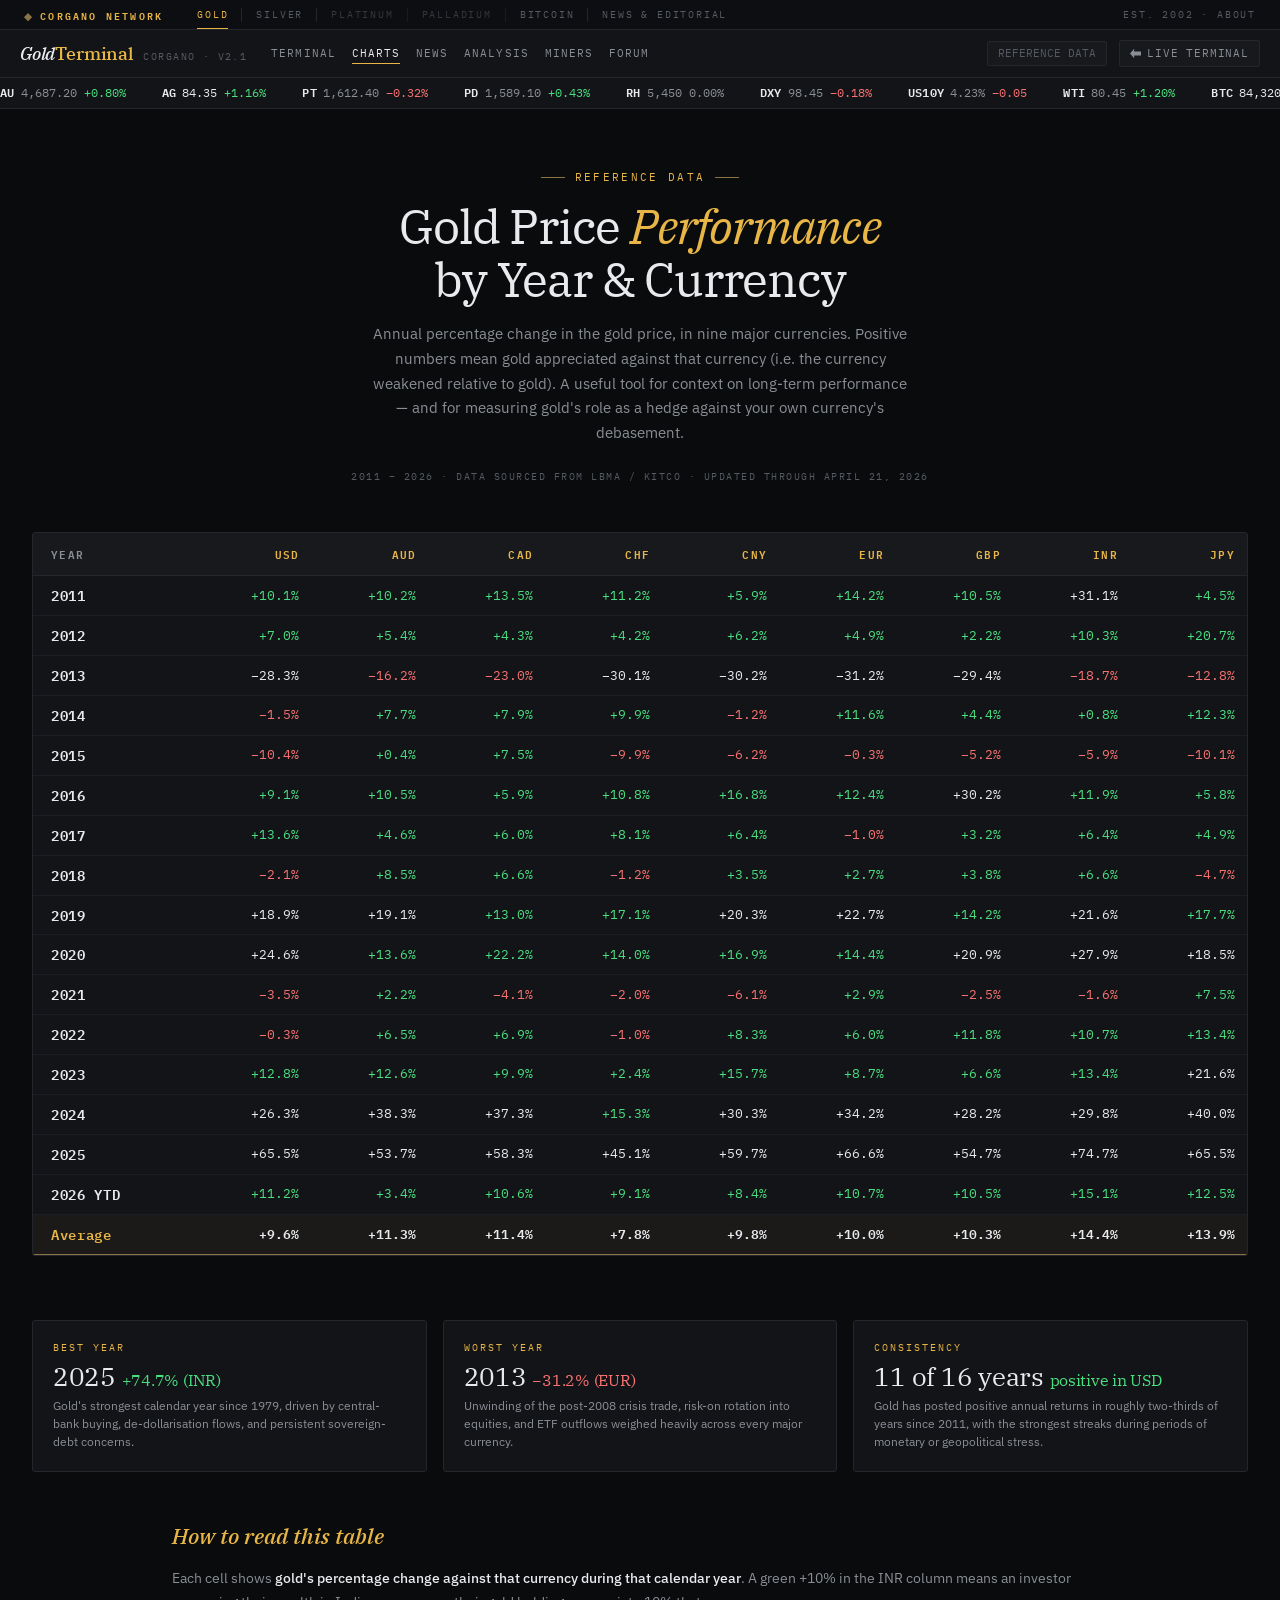
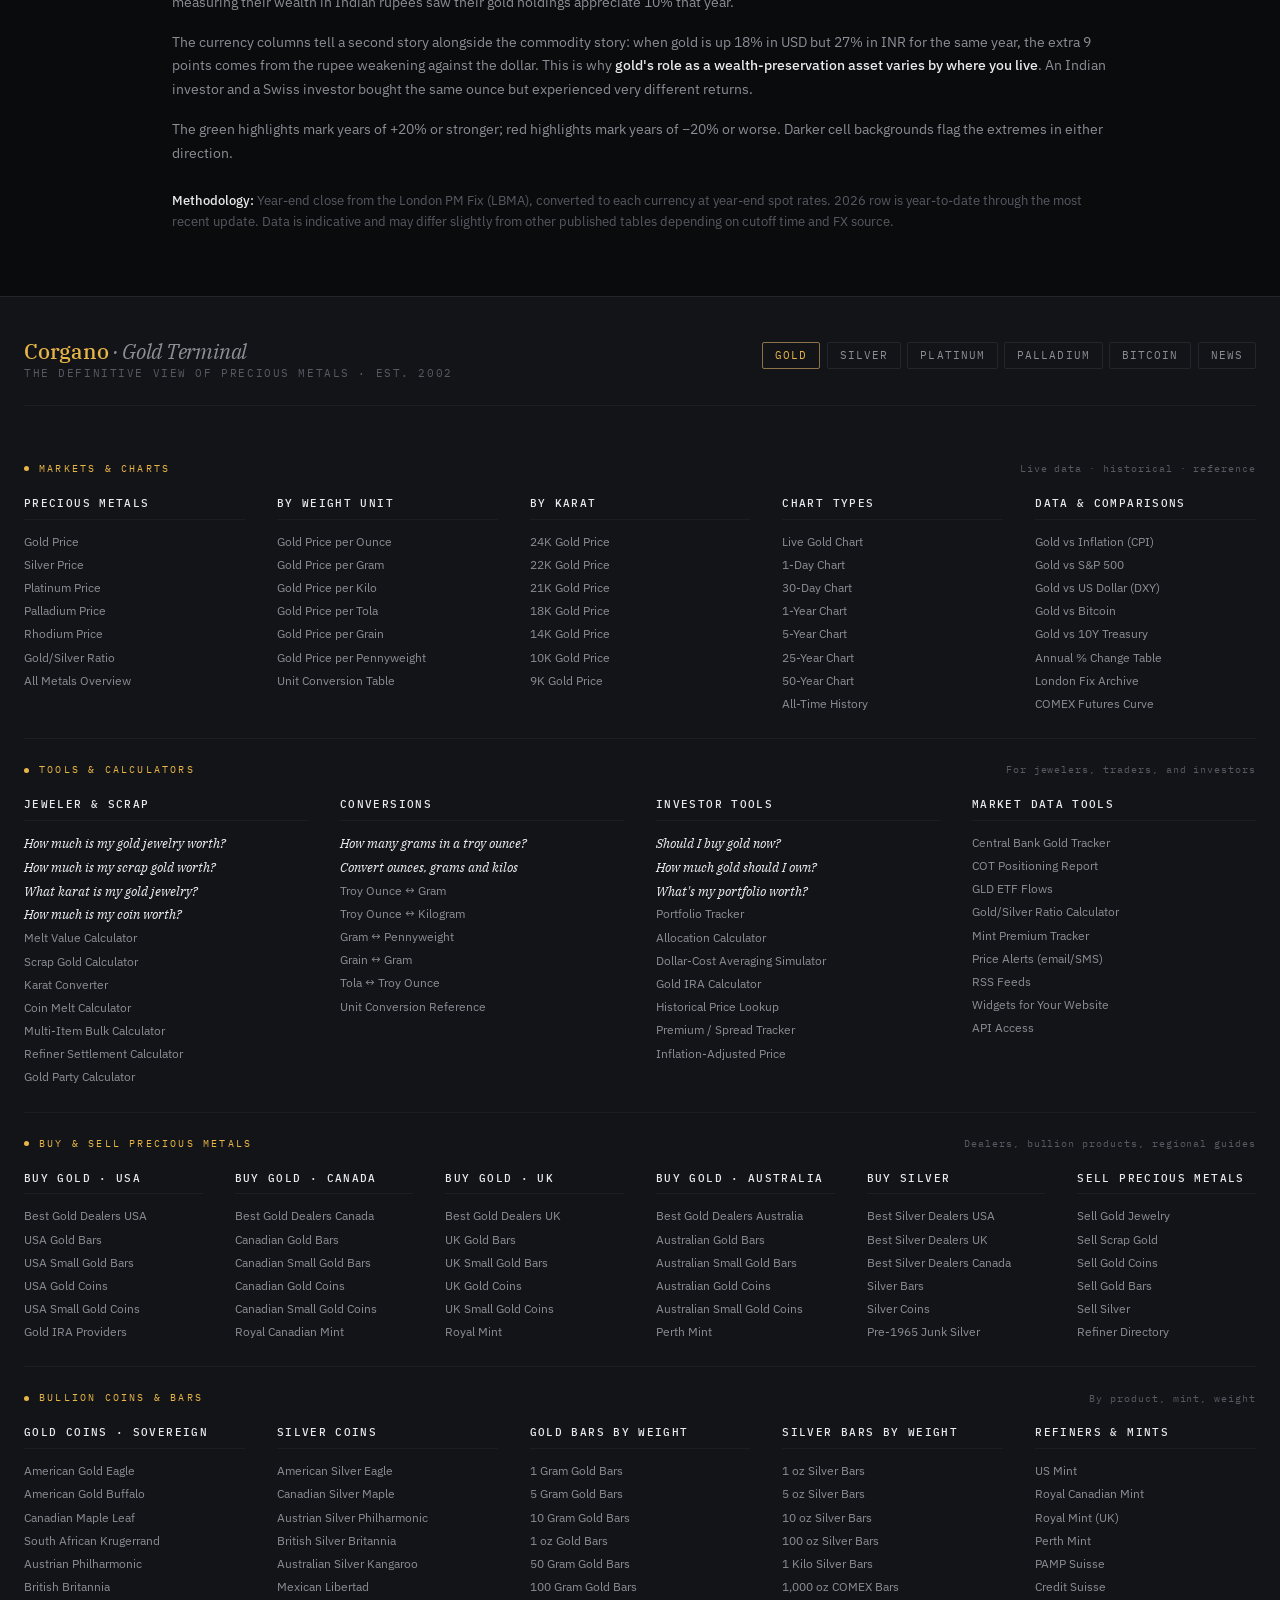
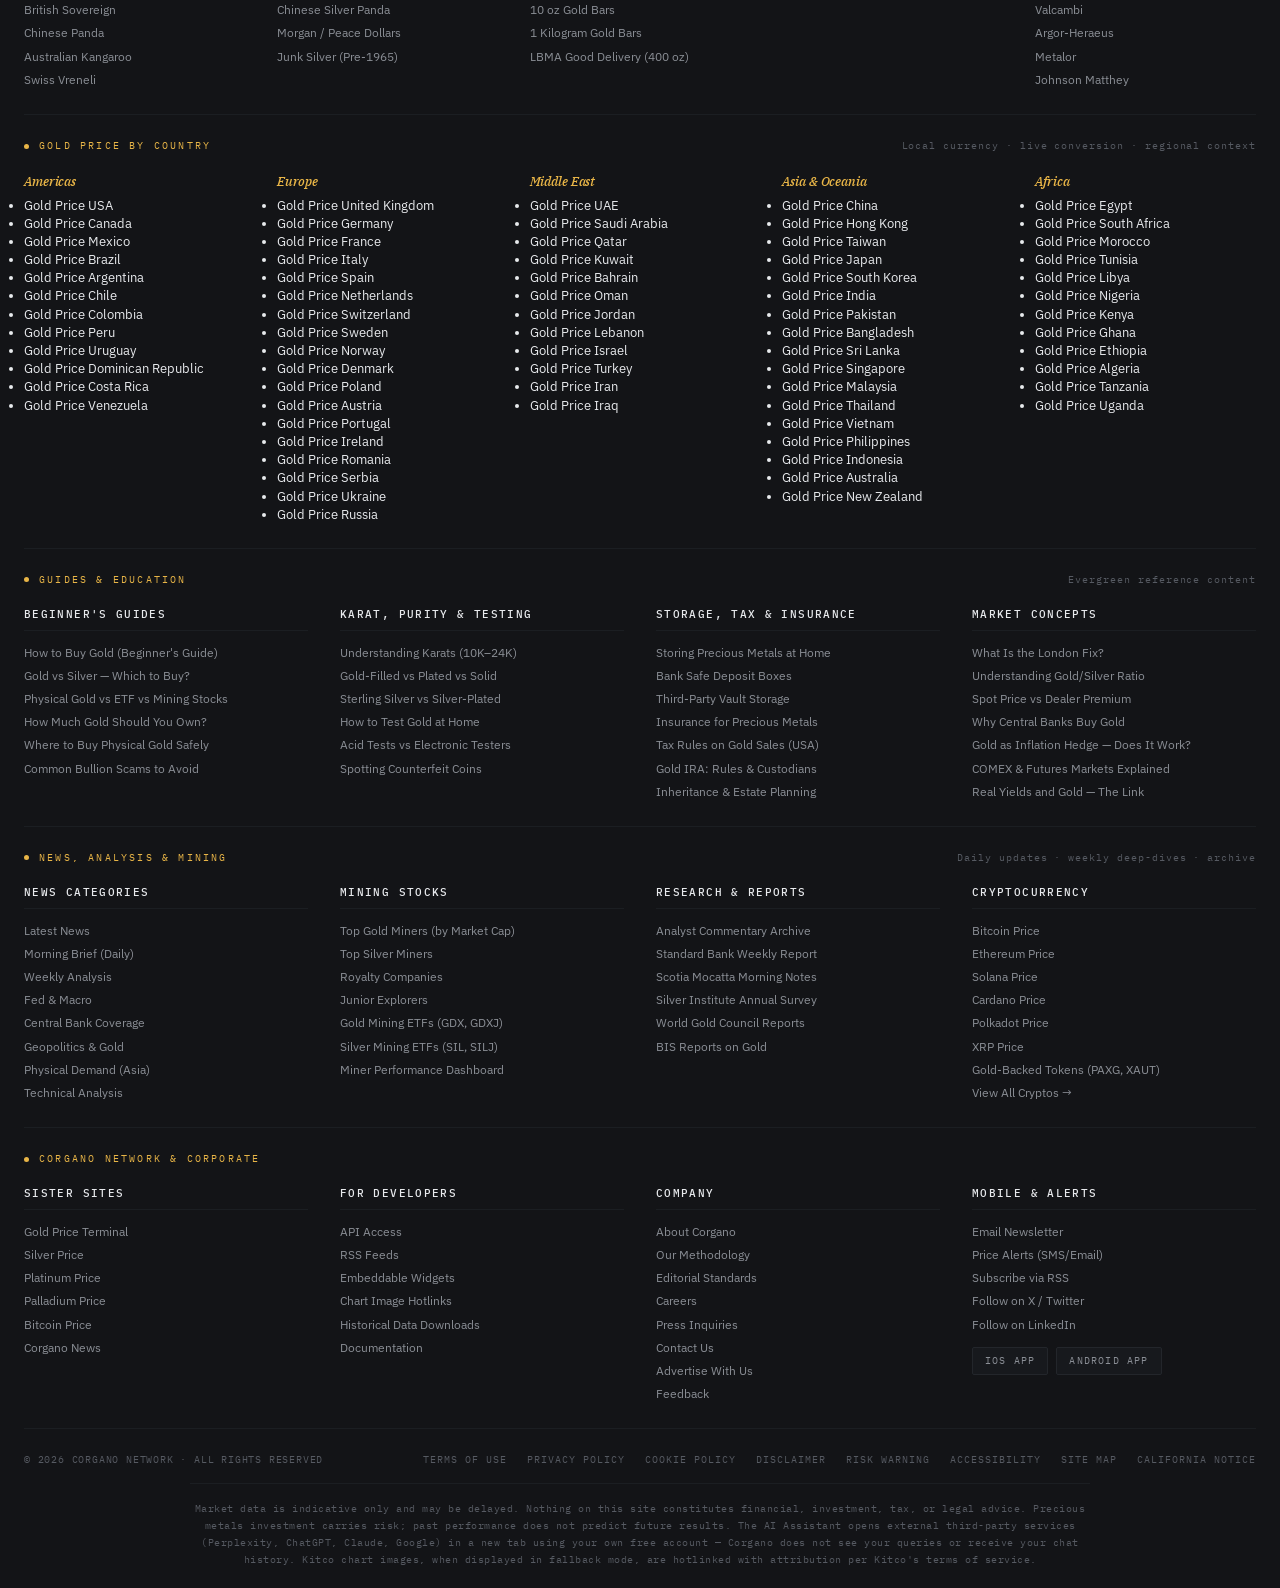
<file: public/performance.html>
<!DOCTYPE html>
<html lang="en" data-theme="dark">
<head>
<meta charset="UTF-8">
<meta name="viewport" content="width=device-width, initial-scale=1.0">
<title>Gold Price Performance · Annual % Change by Currency — Corgano</title>
<meta name="description" content="Historical gold price performance by calendar year, in 9 major currencies (USD, EUR, GBP, JPY, CAD, AUD, CHF, INR, CNY). Annual percentage change, 2011–2026.">

<!-- Google Analytics 4 (gtag.js) -->
<script async src="https://www.googletagmanager.com/gtag/js?id=G-412K8291CM"></script>
<script>
  window.dataLayer = window.dataLayer || [];
  function gtag(){ dataLayer.push(arguments); }
  gtag('js', new Date());
  gtag('config', 'G-412K8291CM', {
    custom_map: { dimension1: 'network_subdomain' },
    network_subdomain: 'gold',
    page_type: 'performance_table'
  });
</script>

<link rel="preconnect" href="https://fonts.googleapis.com">
<link rel="preconnect" href="https://fonts.gstatic.com" crossorigin>
<link href="https://fonts.googleapis.com/css2?family=IBM+Plex+Sans:wght@300;400;500;600;700&family=IBM+Plex+Mono:wght@400;500;600&family=IBM+Plex+Serif:ital,wght@0,400;0,500;0,600;1,400&display=swap" rel="stylesheet">

<!-- Shared chrome styles (from index.html: CSS vars, network strip, topbar, ticker, mega footer) -->
<style>

  :root[data-theme="dark"] {
    --bg: #0a0b0d;
    --bg-raised: #131417;
    --bg-card: #17191d;
    --bg-hover: #1e2126;
    --border: #23262b;
    --border-soft: #1b1e22;
    --text: #e8eaed;
    --text-muted: #8a8e95;
    --text-dim: #565a62;
    --gold: #e8b547;
    --gold-bright: #f4c969;
    --gold-dim: #8a7347;
    --up: #4ade80;
    --up-bg: rgba(74, 222, 128, 0.1);
    --down: #f87171;
    --down-bg: rgba(248, 113, 113, 0.1);
    --flat: #8a8e95;
    --link: #7dd3fc;
  }

  :root[data-theme="light"] {
    --bg: #faf7f0;
    --bg-raised: #ffffff;
    --bg-card: #ffffff;
    --bg-hover: #f3ede0;
    --border: #e5ddc8;
    --border-soft: #eee6d0;
    --text: #1a1510;
    --text-muted: #6b6152;
    --text-dim: #9a8e7a;
    --gold: #b8893a;
    --gold-bright: #c9a961;
    --gold-dim: #8a7347;
    --up: #15803d;
    --up-bg: rgba(21, 128, 61, 0.08);
    --down: #b91c1c;
    --down-bg: rgba(185, 28, 28, 0.08);
    --flat: #6b6152;
    --link: #0369a1;
  }

  * { box-sizing: border-box; margin: 0; padding: 0; }
  html { scroll-behavior: smooth; }
  body {
    font-family: 'IBM Plex Sans', -apple-system, sans-serif;
    background: var(--bg);
    color: var(--text);
    font-size: 13px;
    line-height: 1.4;
    -webkit-font-smoothing: antialiased;
    min-height: 100vh;
  }
  a { color: inherit; text-decoration: none; }
  button { font-family: inherit; cursor: pointer; border: none; background: none; color: inherit; }

  /* ─── monospace utilities ─── */
  .mono { font-family: 'IBM Plex Mono', monospace; font-variant-numeric: tabular-nums; }
  .up { color: var(--up); }
  .down { color: var(--down); }
  .flat { color: var(--flat); }

  /* ─── top bar ─── */
  .topbar {
    display: flex;
    align-items: center;
    gap: 1.5rem;
    padding: 0.65rem 1.25rem;
    background: var(--bg-raised);
    border-bottom: 1px solid var(--border);
    position: sticky;
    top: 0;
    z-index: 100;
  }
  .brand {
    display: flex;
    align-items: baseline;
    gap: 0.6rem;
  }
  .brand-mark {
    font-family: 'IBM Plex Serif', serif;
    font-style: italic;
    font-weight: 500;
    font-size: 1.15rem;
    letter-spacing: -0.01em;
  }
  .brand-mark em { color: var(--gold); font-style: normal; }
  .brand-sub {
    font-family: 'IBM Plex Mono', monospace;
    font-size: 9.5px;
    letter-spacing: 0.15em;
    text-transform: uppercase;
    color: var(--text-dim);
  }

  .topnav {
    display: flex;
    gap: 1rem;
    font-family: 'IBM Plex Mono', monospace;
    font-size: 10.5px;
    letter-spacing: 0.1em;
    text-transform: uppercase;
    color: var(--text-muted);
  }
  .topnav a { transition: color 0.15s; padding: 2px 0; }
  .topnav a:hover { color: var(--gold); }
  .topnav a.active { color: var(--text); border-bottom: 1px solid var(--gold); }

  .topbar-right {
    margin-left: auto;
    display: flex;
    align-items: center;
    gap: 0.75rem;
  }
  .status-pill {
    display: flex;
    align-items: center;
    gap: 8px;
    padding: 4px 10px;
    background: var(--bg-card);
    border: 1px solid var(--border);
    border-radius: 2px;
    font-family: 'IBM Plex Mono', monospace;
    font-size: 10.5px;
  }
  .status-dot {
    width: 6px; height: 6px; border-radius: 50%;
    background: var(--up);
    animation: livepulse 2s ease-in-out infinite;
  }
  @keyframes livepulse {
    0%, 100% { opacity: 1; box-shadow: 0 0 0 0 rgba(74, 222, 128, 0.4); }
    50% { opacity: 0.5; box-shadow: 0 0 0 3px rgba(74, 222, 128, 0); }
  }
  .status-label { color: var(--text-dim); }
  .status-value { color: var(--text); font-weight: 500; }
  .countdown-value { color: var(--gold); }

  .icon-btn {
    width: 28px; height: 28px;
    display: inline-flex;
    align-items: center;
    justify-content: center;
    background: var(--bg-card);
    border: 1px solid var(--border);
    border-radius: 2px;
    color: var(--text-muted);
    transition: all 0.15s;
  }
  .icon-btn:hover { color: var(--gold); border-color: var(--gold-dim); }

  .refresh-btn {
    display: flex;
    align-items: center;
    gap: 6px;
    padding: 5px 10px;
    background: var(--bg-card);
    border: 1px solid var(--border);
    border-radius: 2px;
    font-family: 'IBM Plex Mono', monospace;
    font-size: 10.5px;
    text-transform: uppercase;
    letter-spacing: 0.08em;
    color: var(--text-muted);
    transition: all 0.15s;
  }
  .refresh-btn:hover { color: var(--gold); border-color: var(--gold-dim); }
  .refresh-btn svg { width: 11px; height: 11px; }

  select.refresh-select {
    padding: 5px 8px;
    background: var(--bg-card);
    border: 1px solid var(--border);
    color: var(--text-muted);
    font-family: 'IBM Plex Mono', monospace;
    font-size: 10.5px;
    border-radius: 2px;
    appearance: none;
    padding-right: 22px;
    background-image: url("data:image/svg+xml;utf8,<svg xmlns='http://www.w3.org/2000/svg' viewBox='0 0 10 6' fill='%238a8e95'><path d='M0 0l5 6 5-6z'/></svg>");
    background-repeat: no-repeat;
    background-position: right 8px center;
    background-size: 8px;
  }

  .ai-trigger {
    display: flex;
    align-items: center;
    gap: 6px;
    padding: 5px 12px;
    background: linear-gradient(135deg, var(--gold), var(--gold-bright));
    color: #1a1510;
    border: none;
    border-radius: 2px;
    font-family: 'IBM Plex Mono', monospace;
    font-size: 10.5px;
    text-transform: uppercase;
    letter-spacing: 0.1em;
    font-weight: 600;
    transition: transform 0.15s;
  }
  .ai-trigger:hover { transform: translateY(-1px); }
  .ai-trigger svg { width: 12px; height: 12px; }

  /* ─── ticker ─── */
  .ticker-strip {
    background: var(--bg-raised);
    border-bottom: 1px solid var(--border);
    overflow: hidden;
    white-space: nowrap;
  }
  .ticker-track {
    display: inline-flex;
    gap: 2.25rem;
    padding: 6px 0;
    animation: ticker 80s linear infinite;
    font-family: 'IBM Plex Mono', monospace;
    font-size: 11.5px;
  }
  .ticker-item { color: var(--text-muted); }
  .ticker-item strong {
    color: var(--text);
    font-weight: 600;
    margin-right: 6px;
    letter-spacing: 0.03em;
  }
  @keyframes ticker {
    from { transform: translateX(0); }
    to { transform: translateX(-50%); }
  }

  /* ─── grid layout ─── */
  .board {
    padding: 0.75rem;
    display: grid;
    grid-template-columns: repeat(12, 1fr);
    gap: 0.75rem;
    max-width: 1600px;
    margin: 0 auto;
  }

  .panel {
    background: var(--bg-raised);
    border: 1px solid var(--border);
    border-radius: 3px;
    overflow: hidden;
    display: flex;
    flex-direction: column;
  }
  .panel-header {
    display: flex;
    align-items: center;
    justify-content: space-between;
    padding: 7px 10px;
    background: var(--bg-card);
    border-bottom: 1px solid var(--border-soft);
    flex-shrink: 0;
  }
  .panel-title {
    font-family: 'IBM Plex Mono', monospace;
    font-size: 10px;
    font-weight: 600;
    letter-spacing: 0.14em;
    text-transform: uppercase;
    color: var(--text-muted);
  }
  .panel-title .gold-dot {
    display: inline-block;
    width: 5px; height: 5px;
    background: var(--gold);
    border-radius: 50%;
    margin-right: 6px;
    vertical-align: middle;
  }
  .panel-meta {
    font-family: 'IBM Plex Mono', monospace;
    font-size: 9.5px;
    color: var(--text-dim);
    letter-spacing: 0.08em;
  }
  .panel-body { padding: 10px; flex: 1; }
  .panel-body.tight { padding: 0; }

  /* ─── col spans ─── */
  .c1  { grid-column: span 1; } .c2  { grid-column: span 2; }
  .c3  { grid-column: span 3; } .c4  { grid-column: span 4; }
  .c5  { grid-column: span 5; } .c6  { grid-column: span 6; }
  .c7  { grid-column: span 7; } .c8  { grid-column: span 8; }
  .c9  { grid-column: span 9; } .c10 { grid-column: span 10; }
  .c12 { grid-column: span 12; }

  /* ─── spot hero panel ─── */
  .spot-hero { padding: 12px 14px; }
  .spot-symbol {
    font-family: 'IBM Plex Mono', monospace;
    font-size: 10px;
    letter-spacing: 0.15em;
    color: var(--gold);
    text-transform: uppercase;
  }
  .spot-price {
    font-family: 'IBM Plex Serif', serif;
    font-size: 2.75rem;
    font-weight: 400;
    line-height: 1;
    letter-spacing: -0.02em;
    margin: 6px 0 4px;
    font-variant-numeric: tabular-nums;
    position: relative;
    transition: color 0.4s;
  }
  .spot-price.flash-up { color: var(--up); }
  .spot-price.flash-down { color: var(--down); }
  .spot-change {
    font-family: 'IBM Plex Mono', monospace;
    font-size: 0.9rem;
    margin-bottom: 12px;
  }
  .spot-change .arrow { margin-right: 2px; }

  .spot-grid {
    display: grid;
    grid-template-columns: 1fr 1fr;
    gap: 8px 14px;
    padding-top: 10px;
    border-top: 1px solid var(--border-soft);
  }
  .spot-kv { display: flex; flex-direction: column; gap: 2px; }
  .spot-kv-label {
    font-family: 'IBM Plex Mono', monospace;
    font-size: 9.5px;
    letter-spacing: 0.1em;
    text-transform: uppercase;
    color: var(--text-dim);
  }
  .spot-kv-value {
    font-family: 'IBM Plex Mono', monospace;
    font-size: 12px;
    color: var(--text);
    font-variant-numeric: tabular-nums;
  }

  /* ─── chart panel (TradingView embed) ─── */
  .chart-provider {
    font-family: 'IBM Plex Mono', monospace;
    font-size: 9.5px;
    letter-spacing: 0.15em;
    text-transform: uppercase;
    color: var(--text-dim);
    padding: 4px 10px;
    border-left: 1px solid var(--border-soft);
  }
  .tv-chart-wrap {
    width: 100%;
    padding: 0;
    background: var(--bg-raised);
  }
  .tv-chart-container {
    position: relative;
    width: 100%;
    height: 560px;
    /* TradingView's iframe fills this — we just reserve the space. */
  }
  .tv-chart-container > div,
  .tv-chart-container iframe {
    width: 100% !important;
    height: 100% !important;
    border: 0;
  }
  @media (max-width: 900px) {
    .tv-chart-container { height: 420px; }
  }

  /* ─── metals stack (silver/plat/pall/rhodium) ─── */
  .metals-stack { display: flex; flex-direction: column; }
  .metal-row {
    display: grid;
    grid-template-columns: auto 1fr auto;
    gap: 10px;
    align-items: center;
    padding: 9px 12px;
    border-bottom: 1px solid var(--border-soft);
  }
  .metal-row:last-child { border-bottom: none; }
  .metal-row:hover { background: var(--bg-hover); }
  .metal-name {
    font-family: 'IBM Plex Sans', sans-serif;
    font-size: 11px;
    text-transform: uppercase;
    letter-spacing: 0.05em;
    color: var(--text-muted);
    min-width: 60px;
  }
  .metal-name strong { color: var(--text); display: block; font-weight: 500; font-size: 12.5px; letter-spacing: 0.02em; }
  .metal-spark { height: 28px; }
  .metal-vals { text-align: right; font-family: 'IBM Plex Mono', monospace; }
  .metal-price { font-size: 13.5px; font-weight: 500; color: var(--text); }
  .metal-chg { font-size: 10.5px; margin-top: 1px; }

  /* ─── KGI attribution ─── */
  .kgi-row {
    display: grid;
    grid-template-columns: 1fr auto;
    gap: 8px;
    padding: 7px 0;
    border-bottom: 1px dashed var(--border-soft);
    font-family: 'IBM Plex Mono', monospace;
    font-size: 11px;
  }
  .kgi-row:last-child { border-bottom: none; font-weight: 600; padding-top: 10px; }
  .kgi-row-label { color: var(--text-muted); }
  .kgi-row-value { font-variant-numeric: tabular-nums; }
  .kgi-bar {
    height: 6px;
    background: var(--bg-card);
    border-radius: 1px;
    margin-top: 10px;
    display: flex;
    overflow: hidden;
  }
  .kgi-bar-seg {
    height: 100%;
    display: flex;
    align-items: center;
    padding: 0 4px;
  }
  .kgi-bar-usd { background: linear-gradient(90deg, var(--down), #c74c4c); flex-basis: 10%; }
  .kgi-bar-buyers { background: linear-gradient(90deg, #4a9d60, var(--up)); flex-basis: 90%; }
  .kgi-summary {
    margin-top: 10px;
    padding: 8px;
    background: var(--bg-card);
    border: 1px solid var(--border-soft);
    border-left: 2px solid var(--gold);
    font-family: 'IBM Plex Serif', serif;
    font-size: 11.5px;
    font-style: italic;
    color: var(--text-muted);
    line-height: 1.45;
  }

  /* ─── ratios ─── */
  .ratio-grid {
    display: grid;
    grid-template-columns: 1fr 1fr;
    gap: 1px;
    background: var(--border-soft);
  }
  .ratio-cell {
    background: var(--bg-raised);
    padding: 8px 10px;
    display: flex;
    flex-direction: column;
    gap: 2px;
  }
  .ratio-label {
    font-family: 'IBM Plex Mono', monospace;
    font-size: 9.5px;
    letter-spacing: 0.1em;
    text-transform: uppercase;
    color: var(--text-dim);
  }
  .ratio-value {
    font-family: 'IBM Plex Mono', monospace;
    font-size: 15px;
    font-weight: 500;
    color: var(--text);
    font-variant-numeric: tabular-nums;
  }
  .ratio-chg { font-family: 'IBM Plex Mono', monospace; font-size: 10px; }

  /* ─── generic data table ─── */
  table.dt {
    width: 100%;
    border-collapse: collapse;
    font-family: 'IBM Plex Mono', monospace;
    font-size: 11.5px;
  }
  table.dt th {
    text-align: left;
    padding: 7px 10px;
    font-family: 'IBM Plex Mono', monospace;
    font-size: 9.5px;
    font-weight: 500;
    letter-spacing: 0.1em;
    text-transform: uppercase;
    color: var(--text-dim);
    background: var(--bg-card);
    border-bottom: 1px solid var(--border-soft);
    position: sticky;
    top: 0;
  }
  table.dt th.num, table.dt td.num { text-align: right; font-variant-numeric: tabular-nums; }
  table.dt td {
    padding: 6px 10px;
    border-bottom: 1px solid var(--border-soft);
    color: var(--text);
  }
  table.dt tr:last-child td { border-bottom: none; }
  table.dt tr:hover td { background: var(--bg-hover); }
  table.dt .sym {
    font-weight: 600;
    color: var(--gold);
    letter-spacing: 0.03em;
  }
  table.dt .name {
    color: var(--text-muted);
    font-family: 'IBM Plex Sans', sans-serif;
    font-size: 11.5px;
  }

  /* ─── news feed ─── */
  .news-list { max-height: 480px; overflow-y: auto; }
  .news-list::-webkit-scrollbar { width: 6px; }
  .news-list::-webkit-scrollbar-track { background: transparent; }
  .news-list::-webkit-scrollbar-thumb { background: var(--border); border-radius: 3px; }
  .news-item {
    display: grid;
    grid-template-columns: 1fr auto;
    gap: 10px;
    padding: 8px 10px;
    border-bottom: 1px solid var(--border-soft);
    align-items: start;
    cursor: pointer;
  }
  .news-item:hover { background: var(--bg-hover); }
  .news-item:hover .news-head { color: var(--gold); }
  .news-meta {
    font-family: 'IBM Plex Mono', monospace;
    font-size: 9.5px;
    letter-spacing: 0.08em;
    color: var(--text-dim);
    margin-bottom: 3px;
    text-transform: uppercase;
  }
  .news-source { color: var(--gold); margin-right: 6px; }
  .news-head {
    font-size: 12.5px;
    line-height: 1.35;
    color: var(--text);
    transition: color 0.15s;
    font-weight: 400;
  }
  .news-tag {
    font-family: 'IBM Plex Mono', monospace;
    font-size: 9px;
    letter-spacing: 0.1em;
    text-transform: uppercase;
    padding: 2px 5px;
    background: var(--bg-card);
    border: 1px solid var(--border);
    color: var(--text-muted);
    border-radius: 2px;
    white-space: nowrap;
    align-self: start;
  }

  /* ─── commentary list ─── */
  .cmt-item {
    padding: 8px 10px;
    border-bottom: 1px solid var(--border-soft);
    cursor: pointer;
  }
  .cmt-item:hover { background: var(--bg-hover); }
  .cmt-item:hover .cmt-title { color: var(--gold); }
  .cmt-title {
    font-family: 'IBM Plex Serif', serif;
    font-size: 13px;
    line-height: 1.25;
    font-weight: 500;
    color: var(--text);
    margin-bottom: 3px;
    transition: color 0.15s;
  }
  .cmt-byline {
    font-family: 'IBM Plex Mono', monospace;
    font-size: 9.5px;
    letter-spacing: 0.06em;
    color: var(--text-dim);
  }
  .cmt-byline .author { color: var(--text-muted); }

  /* ─── lease rates / london fix compact tables ─── */
  .mini-table { width: 100%; font-family: 'IBM Plex Mono', monospace; font-size: 11px; }
  .mini-table th, .mini-table td {
    padding: 4px 8px;
    text-align: right;
    font-variant-numeric: tabular-nums;
  }
  .mini-table th:first-child, .mini-table td:first-child { text-align: left; color: var(--text-muted); }
  .mini-table th {
    font-size: 9.5px;
    text-transform: uppercase;
    letter-spacing: 0.1em;
    color: var(--text-dim);
    font-weight: 500;
    border-bottom: 1px solid var(--border-soft);
  }
  .mini-table td { border-bottom: 1px solid var(--border-soft); color: var(--text); }
  .mini-table tr:last-child td { border-bottom: none; }

  /* ─── featured miners (ad-style) ─── */
  .featured-list { padding: 4px 0; }
  .featured-row {
    display: grid;
    grid-template-columns: 14px 1fr auto;
    gap: 8px;
    align-items: center;
    padding: 5px 10px;
    cursor: pointer;
    font-size: 11.5px;
  }
  .featured-row:hover { background: var(--bg-hover); }
  .featured-row:hover .featured-name { color: var(--gold); }
  .featured-check {
    width: 11px; height: 11px;
    border: 1px solid var(--border);
    border-radius: 1px;
    background: var(--bg-card);
  }
  .featured-name { color: var(--text); transition: color 0.15s; }
  .featured-ticker {
    font-family: 'IBM Plex Mono', monospace;
    font-size: 10px;
    color: var(--text-dim);
  }

  /* ─── footer ─── */
  footer {
    padding: 2rem 1.25rem 1.5rem;
    border-top: 1px solid var(--border);
    background: var(--bg-raised);
    margin-top: 1rem;
  }
  .foot-grid {
    max-width: 1600px;
    margin: 0 auto;
    display: grid;
    grid-template-columns: 2fr 1fr 1fr 1fr;
    gap: 2rem;
    padding-bottom: 1.5rem;
    border-bottom: 1px solid var(--border-soft);
  }
  .foot-brand-line {
    font-family: 'IBM Plex Serif', serif;
    font-style: italic;
    font-size: 1rem;
    color: var(--text-muted);
    margin-bottom: 8px;
  }
  .foot-brand-line strong { color: var(--gold); font-style: normal; font-weight: 500; }
  .foot-desc { font-size: 12px; color: var(--text-dim); line-height: 1.5; max-width: 40ch; }
  .foot-col h4 {
    font-family: 'IBM Plex Mono', monospace;
    font-size: 10px;
    letter-spacing: 0.15em;
    text-transform: uppercase;
    color: var(--text-dim);
    margin-bottom: 10px;
    font-weight: 500;
  }
  .foot-col ul { list-style: none; display: flex; flex-direction: column; gap: 6px; }
  .foot-col a { font-size: 12px; color: var(--text-muted); transition: color 0.15s; }
  .foot-col a:hover { color: var(--gold); }
  .foot-bottom {
    max-width: 1600px;
    margin: 1.5rem auto 0;
    font-family: 'IBM Plex Mono', monospace;
    font-size: 10px;
    color: var(--text-dim);
    letter-spacing: 0.05em;
    line-height: 1.6;
  }

  /* ─── AI widget ─── */
  .ai-widget {
    position: fixed;
    bottom: 1.25rem;
    right: 1.25rem;
    z-index: 200;
  }
  .ai-fab {
    width: 52px; height: 52px;
    border-radius: 50%;
    background: linear-gradient(135deg, var(--gold), var(--gold-bright));
    color: #1a1510;
    display: flex;
    align-items: center;
    justify-content: center;
    box-shadow: 0 8px 24px rgba(232, 181, 71, 0.3), 0 0 0 4px rgba(232, 181, 71, 0.12);
    cursor: pointer;
    transition: transform 0.2s ease;
  }
  .ai-fab:hover { transform: scale(1.08); }
  .ai-fab svg { width: 22px; height: 22px; }
  .ai-fab.open { transform: rotate(45deg); }

  .ai-panel {
    position: absolute;
    bottom: 64px;
    right: 0;
    width: 360px;
    background: var(--bg-raised);
    border: 1px solid var(--border);
    border-radius: 4px;
    box-shadow: 0 20px 60px rgba(0,0,0,0.5);
    overflow: hidden;
    display: none;
    flex-direction: column;
  }
  .ai-panel.open { display: flex; animation: slideUp 0.25s ease; }
  @keyframes slideUp {
    from { opacity: 0; transform: translateY(12px); }
    to { opacity: 1; transform: translateY(0); }
  }
  .ai-panel-head {
    padding: 12px 14px;
    background: var(--bg-card);
    border-bottom: 1px solid var(--border-soft);
  }
  .ai-panel-title {
    font-family: 'IBM Plex Serif', serif;
    font-size: 15px;
    font-weight: 500;
    margin-bottom: 2px;
  }
  .ai-panel-title em { font-style: italic; color: var(--gold); }
  .ai-panel-sub {
    font-family: 'IBM Plex Mono', monospace;
    font-size: 10px;
    letter-spacing: 0.08em;
    color: var(--text-dim);
    text-transform: uppercase;
  }
  .ai-service-row {
    display: flex;
    gap: 4px;
    padding: 10px 14px;
    border-bottom: 1px solid var(--border-soft);
    background: var(--bg-card);
  }
  .ai-service-label {
    font-family: 'IBM Plex Mono', monospace;
    font-size: 10px;
    text-transform: uppercase;
    letter-spacing: 0.1em;
    color: var(--text-dim);
    align-self: center;
    margin-right: 6px;
  }
  .ai-svc-btn {
    padding: 4px 10px;
    background: var(--bg-raised);
    border: 1px solid var(--border);
    border-radius: 2px;
    font-family: 'IBM Plex Mono', monospace;
    font-size: 10.5px;
    color: var(--text-muted);
    transition: all 0.15s;
  }
  .ai-svc-btn:hover { color: var(--text); border-color: var(--gold-dim); }
  .ai-svc-btn.active { color: #1a1510; background: var(--gold); border-color: var(--gold); font-weight: 600; }

  .ai-prompts { padding: 10px 14px; }
  .ai-prompts h5 {
    font-family: 'IBM Plex Mono', monospace;
    font-size: 9.5px;
    letter-spacing: 0.15em;
    text-transform: uppercase;
    color: var(--text-dim);
    margin-bottom: 8px;
    font-weight: 500;
  }
  .ai-prompt-list { display: flex; flex-direction: column; gap: 4px; }
  .ai-prompt-btn {
    text-align: left;
    padding: 8px 10px;
    background: var(--bg-card);
    border: 1px solid var(--border-soft);
    border-radius: 2px;
    font-size: 12px;
    color: var(--text);
    transition: all 0.15s;
    display: flex;
    align-items: center;
    justify-content: space-between;
  }
  .ai-prompt-btn:hover {
    border-color: var(--gold-dim);
    background: var(--bg-hover);
  }
  .ai-prompt-btn svg {
    width: 11px; height: 11px;
    color: var(--text-dim);
    transition: all 0.15s;
  }
  .ai-prompt-btn:hover svg { color: var(--gold); transform: translateX(2px); }

  .ai-custom {
    padding: 10px 14px;
    border-top: 1px solid var(--border-soft);
    background: var(--bg-card);
    display: flex;
    gap: 6px;
  }
  .ai-custom input {
    flex: 1;
    background: var(--bg-raised);
    border: 1px solid var(--border);
    color: var(--text);
    padding: 7px 10px;
    border-radius: 2px;
    font-family: 'IBM Plex Sans', sans-serif;
    font-size: 12px;
  }
  .ai-custom input:focus { outline: none; border-color: var(--gold-dim); }
  .ai-custom button {
    padding: 7px 12px;
    background: var(--gold);
    color: #1a1510;
    border-radius: 2px;
    font-family: 'IBM Plex Mono', monospace;
    font-size: 11px;
    font-weight: 600;
    text-transform: uppercase;
    letter-spacing: 0.08em;
  }

  /* ─── Corgano in-house commentary badges ─── */
  .cmt-corgano {
    position: relative;
    border-left: 2px solid var(--gold);
  }
  .cmt-corgano:hover { background: var(--bg-hover); }
  .cmt-corgano-badge {
    display: inline-block;
    font-family: 'IBM Plex Mono', monospace;
    font-size: 8.5px;
    font-weight: 600;
    letter-spacing: 0.2em;
    color: var(--gold);
    padding: 1px 5px;
    border: 1px solid var(--gold-dim);
    border-radius: 2px;
    margin-right: 6px;
    vertical-align: 1px;
  }
  .cmt-category {
    font-family: 'IBM Plex Mono', monospace;
    font-size: 9px;
    letter-spacing: 0.12em;
    text-transform: uppercase;
    color: var(--text-dim);
    margin-right: 6px;
  }
  .cmt-excerpt {
    font-family: 'IBM Plex Sans', sans-serif;
    font-size: 11.5px;
    line-height: 1.4;
    color: var(--text-muted);
    margin-top: 4px;
    margin-bottom: 4px;
    display: -webkit-box;
    -webkit-line-clamp: 2;
    line-clamp: 2;
    -webkit-box-orient: vertical;
    overflow: hidden;
  }

  /* ─── bid/ask compact strip ─── */
  .bid-ask-strip {
    display: flex;
    justify-content: space-between;
    gap: 10px;
    padding: 8px 0 0;
    font-family: 'IBM Plex Mono', monospace;
    font-size: 10.5px;
    color: var(--text-dim);
    letter-spacing: 0.04em;
    margin-bottom: 12px;
  }
  .bid-ask-strip em {
    font-style: normal;
    text-transform: uppercase;
    letter-spacing: 0.15em;
    font-size: 9.5px;
    margin-right: 4px;
  }
  .bid-ask-strip b { color: var(--text); font-weight: 500; }

  /* ─── per-unit conversion strip ─── */
  .unit-strip {
    display: grid;
    grid-template-columns: repeat(4, 1fr);
    gap: 1px;
    background: var(--border-soft);
    border: 1px solid var(--border-soft);
    margin-bottom: 14px;
  }
  .unit-cell {
    background: var(--bg-raised);
    padding: 8px 4px;
    text-align: center;
  }
  .unit-label {
    font-family: 'IBM Plex Mono', monospace;
    font-size: 9px;
    letter-spacing: 0.15em;
    text-transform: uppercase;
    color: var(--text-dim);
    margin-bottom: 3px;
  }
  .unit-value {
    font-family: 'IBM Plex Mono', monospace;
    font-size: 11.5px;
    font-weight: 500;
    color: var(--text);
    font-variant-numeric: tabular-nums;
  }

  /* ─── multi-timeframe performance table ─── */
  .perf-table {
    width: 100%;
    border-collapse: collapse;
    font-family: 'IBM Plex Mono', monospace;
    font-size: 11px;
    border-top: 1px solid var(--border-soft);
  }
  .perf-table th {
    padding: 6px 6px 6px 0;
    text-align: left;
    font-size: 9.5px;
    font-weight: 500;
    letter-spacing: 0.1em;
    text-transform: uppercase;
    color: var(--text-dim);
    border-bottom: 1px solid var(--border-soft);
  }
  .perf-table th.num, .perf-table td.num {
    text-align: right;
    font-variant-numeric: tabular-nums;
  }
  .perf-table td {
    padding: 5px 6px 5px 0;
    border-bottom: 1px solid var(--border-soft);
    color: var(--text);
  }
  .perf-table td:first-child {
    color: var(--text-muted);
    font-size: 10.5px;
  }
  .perf-table tr:last-child td { border-bottom: none; }
  .perf-table tr:hover td { background: var(--bg-hover); }

  /* ─── fallback-mode styles ─── */
  .fallback-chart {
    display: block;
    padding: 1rem;
    background: var(--bg-card);
    border: 1px dashed var(--border);
    border-radius: 3px;
    text-align: center;
    text-decoration: none;
    transition: border-color 0.2s;
  }
  .fallback-chart:hover { border-color: var(--gold-dim); }
  .fallback-chart img {
    max-width: 100%;
    height: auto;
    filter: saturate(0.85);
    border-radius: 2px;
  }
  .fallback-attribution {
    display: block;
    margin-top: 8px;
    font-family: 'IBM Plex Mono', monospace;
    font-size: 9.5px;
    letter-spacing: 0.12em;
    text-transform: uppercase;
    color: var(--text-dim);
  }
  .fallback-pill {
    background: rgba(248, 113, 113, 0.08) !important;
    border-color: var(--down) !important;
  }
  .fallback-pill .status-label { color: var(--down) !important; }
  .fallback-pill .fallback-dot {
    width: 6px; height: 6px; border-radius: 50%;
    background: var(--down);
    animation: livepulse 1.5s ease-in-out infinite;
  }
  .fallback-reason {
    color: var(--text-dim);
    font-size: 9.5px;
    text-transform: lowercase;
    letter-spacing: 0.05em;
  }
  .stale { opacity: 0.55; }

  /* ─── CORGANO NETWORK STRIP (top of page) ─── */
  .network-strip {
    display: flex;
    align-items: center;
    gap: 0;
    padding: 0 1.5rem;
    height: 30px;
    background: #0d0e11;
    border-bottom: 1px solid var(--border);
    font-family: 'IBM Plex Mono', monospace;
    font-size: 10px;
    letter-spacing: 0.18em;
    text-transform: uppercase;
    overflow-x: auto;
    white-space: nowrap;
  }
  .network-strip-label {
    color: var(--gold);
    margin-right: 1.25rem;
    font-weight: 600;
    flex-shrink: 0;
    letter-spacing: 0.22em;
  }
  .network-strip-label::before {
    content: '◆';
    margin-right: 6px;
    color: var(--gold-dim);
  }
  .network-strip nav {
    display: flex;
    gap: 0;
    flex-shrink: 0;
  }
  .network-strip nav a {
    position: relative;
    padding: 0 14px;
    line-height: 30px;
    color: var(--text-dim);
    transition: color 0.15s;
  }
  .network-strip nav a:not(:last-child)::after {
    content: '';
    position: absolute;
    right: 0;
    top: 8px;
    bottom: 8px;
    width: 1px;
    background: var(--border);
  }
  .network-strip nav a:hover { color: var(--text); }
  .network-strip nav a.current { color: var(--gold); }
  .network-strip nav a.current::before {
    content: '';
    position: absolute;
    left: 14px;
    right: 14px;
    bottom: 0;
    height: 2px;
    background: var(--gold);
  }
  .network-strip nav a.future {
    color: var(--text-dim);
    opacity: 0.55;
    cursor: not-allowed;
  }
  .network-strip nav a.future::after-text {
    content: ' soon';
    color: var(--gold-dim);
  }
  .network-strip-tag {
    margin-left: auto;
    color: var(--text-dim);
    font-size: 9.5px;
    flex-shrink: 0;
  }

  /* ─── cross-link indicators on data rows ─── */
  a.ticker-item {
    cursor: pointer;
    text-decoration: none;
    color: inherit;
  }
  a.ticker-item:hover {
    color: var(--gold) !important;
    background: var(--bg-hover);
  }
  a.ticker-item:hover strong { color: var(--gold); }
  .metal-row.linkable {
    cursor: pointer;
    transition: background 0.15s;
    text-decoration: none;
    color: inherit;
  }
  .metal-row.linkable:hover { background: var(--bg-hover); }
  .metal-row.linkable:hover .metal-name strong { color: var(--gold); }
  .metal-row.linkable::after {
    content: '→';
    position: absolute;
    right: 8px;
    top: 50%;
    transform: translateY(-50%);
    color: var(--text-dim);
    font-size: 11px;
    opacity: 0;
    transition: opacity 0.15s, transform 0.15s;
  }
  .metal-row.linkable { position: relative; padding-right: 20px; }
  .metal-row.linkable:hover::after { opacity: 1; color: var(--gold); transform: translateY(-50%) translateX(3px); }

  /* ─── ratios panel: "see silver →" subtle inline CTA ─── */
  .ratio-cell .ratio-cross {
    display: block;
    margin-top: 4px;
    font-family: 'IBM Plex Mono', monospace;
    font-size: 9px;
    letter-spacing: 0.1em;
    color: var(--text-dim);
    text-transform: uppercase;
    transition: color 0.15s;
  }
  .ratio-cell .ratio-cross:hover { color: var(--gold); }
  .ratio-cell .ratio-cross::after { content: ' →'; }

  /* ─── CORGANO NETWORK STRIP END ─── */

  /* ─── MEGA FOOTER ─── */
  .mega-footer {
    margin-top: 4rem;
    background: var(--bg-raised);
    border-top: 1px solid var(--border);
    padding: 2.5rem 1.5rem 1.25rem;
  }
  .mf-inner { max-width: 1600px; margin: 0 auto; }

  .mf-brand {
    display: flex;
    align-items: baseline;
    justify-content: space-between;
    flex-wrap: wrap;
    gap: 1rem;
    padding-bottom: 1.5rem;
    border-bottom: 1px solid var(--border-soft);
    margin-bottom: 2rem;
  }
  .mf-brand-line {
    font-family: 'IBM Plex Serif', serif;
    font-style: italic;
    font-weight: 400;
    font-size: 1.3rem;
    color: var(--text-muted);
    letter-spacing: -0.01em;
  }
  .mf-brand-line strong { color: var(--gold); font-weight: 500; font-style: normal; }
  .mf-brand-tag {
    font-family: 'IBM Plex Mono', monospace;
    font-size: 10.5px;
    letter-spacing: 0.15em;
    text-transform: uppercase;
    color: var(--text-dim);
  }

  .mf-network { display: flex; gap: 0.4rem; flex-wrap: wrap; }
  .mf-network a {
    padding: 5px 12px;
    border: 1px solid var(--border);
    border-radius: 2px;
    font-family: 'IBM Plex Mono', monospace;
    font-size: 10.5px;
    letter-spacing: 0.1em;
    text-transform: uppercase;
    color: var(--text-muted);
    transition: all 0.15s;
  }
  .mf-network a:hover { color: var(--gold); border-color: var(--gold-dim); background: var(--bg-hover); }
  .mf-network a.current { color: var(--gold); border-color: var(--gold-dim); }

  .mf-section {
    padding: 1.5rem 0;
    border-bottom: 1px solid var(--border-soft);
  }
  .mf-section-label {
    font-family: 'IBM Plex Mono', monospace;
    font-size: 10px;
    letter-spacing: 0.22em;
    text-transform: uppercase;
    color: var(--gold);
    margin-bottom: 1.25rem;
    display: flex;
    align-items: center;
    gap: 10px;
  }
  .mf-section-label::before {
    content: '';
    width: 5px; height: 5px;
    background: var(--gold);
    border-radius: 50%;
  }
  .mf-section-label .mf-section-meta {
    margin-left: auto;
    color: var(--text-dim);
    font-size: 9.5px;
    letter-spacing: 0.1em;
    text-transform: none;
  }

  .mf-grid { display: grid; gap: 1.5rem 2rem; }
  .mf-g3 { grid-template-columns: repeat(3, 1fr); }
  .mf-g4 { grid-template-columns: repeat(4, 1fr); }
  .mf-g5 { grid-template-columns: repeat(5, 1fr); }
  .mf-g6 { grid-template-columns: repeat(6, 1fr); }

  .mf-col h5 {
    font-family: 'IBM Plex Mono', monospace;
    font-size: 10.5px;
    font-weight: 500;
    letter-spacing: 0.13em;
    text-transform: uppercase;
    color: var(--text);
    margin-bottom: 0.75rem;
    padding-bottom: 0.5rem;
    border-bottom: 1px solid var(--border-soft);
  }
  .mf-col ul {
    list-style: none;
    display: flex;
    flex-direction: column;
    gap: 3px;
  }
  .mf-col li a {
    display: block;
    font-size: 12px;
    color: var(--text-muted);
    padding: 2px 0;
    line-height: 1.35;
    transition: color 0.15s, padding-left 0.15s;
  }
  .mf-col li a:hover { color: var(--gold); padding-left: 4px; }
  .mf-col li a.q {
    font-family: 'IBM Plex Serif', serif;
    font-style: italic;
    font-size: 12.5px;
    color: var(--text);
  }
  .mf-col li a.q:hover { color: var(--gold); }

  .mf-region h6 {
    font-family: 'IBM Plex Serif', serif;
    font-style: italic;
    font-weight: 500;
    font-size: 12.5px;
    color: var(--gold);
    margin-bottom: 6px;
    letter-spacing: -0.01em;
  }

  .mf-apps {
    display: flex;
    gap: 0.5rem;
    margin-top: 0.75rem;
    flex-wrap: wrap;
  }
  .mf-app-btn {
    display: inline-flex;
    align-items: center;
    gap: 6px;
    padding: 6px 12px;
    background: var(--bg-card);
    border: 1px solid var(--border);
    border-radius: 2px;
    font-family: 'IBM Plex Mono', monospace;
    font-size: 10px;
    letter-spacing: 0.12em;
    text-transform: uppercase;
    color: var(--text-muted);
    transition: all 0.15s;
  }
  .mf-app-btn:hover { color: var(--gold); border-color: var(--gold-dim); }

  .mf-bottom {
    padding-top: 1.5rem;
    display: flex;
    justify-content: space-between;
    align-items: center;
    flex-wrap: wrap;
    gap: 1rem;
  }
  .mf-copyright {
    font-family: 'IBM Plex Mono', monospace;
    font-size: 10px;
    color: var(--text-dim);
    letter-spacing: 0.08em;
  }
  .mf-legal {
    display: flex;
    gap: 1.25rem;
    flex-wrap: wrap;
    font-family: 'IBM Plex Mono', monospace;
    font-size: 10px;
    text-transform: uppercase;
    letter-spacing: 0.1em;
  }
  .mf-legal a { color: var(--text-dim); transition: color 0.15s; }
  .mf-legal a:hover { color: var(--gold); }

  .mf-disclaimer {
    padding-top: 1rem;
    font-family: 'IBM Plex Mono', monospace;
    font-size: 10px;
    color: var(--text-dim);
    letter-spacing: 0.05em;
    line-height: 1.7;
    text-align: center;
    border-top: 1px solid var(--border-soft);
    margin-top: 1rem;
    max-width: 900px;
    margin-left: auto;
    margin-right: auto;
  }

  @media (max-width: 1200px) {
    .mf-g5, .mf-g6 { grid-template-columns: repeat(3, 1fr); }
    .mf-g4 { grid-template-columns: repeat(2, 1fr); }
  }
  @media (max-width: 720px) {
    .mega-footer { padding: 2rem 1rem 1rem; }
    .mf-g3, .mf-g4, .mf-g5, .mf-g6 { grid-template-columns: 1fr 1fr; gap: 1rem; }
    .mf-brand { flex-direction: column; align-items: flex-start; }
  }

  /* ─── responsive ─── */
  @media (max-width: 1400px) {
    .board { grid-template-columns: repeat(8, 1fr); }
    .c3 { grid-column: span 4; }
    .c4 { grid-column: span 4; }
    .c5 { grid-column: span 4; }
    .c6 { grid-column: span 4; }
    .c7 { grid-column: span 8; }
    .c8 { grid-column: span 8; }
    .c9 { grid-column: span 8; }
    .foot-grid { grid-template-columns: 1fr 1fr; }
  }
  @media (max-width: 900px) {
    .board { grid-template-columns: 1fr; gap: 0.5rem; padding: 0.5rem; }
    .board > .panel { grid-column: span 1 !important; }
    .topbar { flex-wrap: wrap; gap: 0.5rem; padding: 0.5rem; }
    .topnav { display: none; }
    .spot-price { font-size: 2.2rem; }
    .ai-panel { width: calc(100vw - 2.5rem); }
    .foot-grid { grid-template-columns: 1fr; }
  }

</style>

<!-- Performance-page-specific styles (perf table, callouts, notes section) -->
<style>

  

  /* top bar styles inherited from shared CSS */

  /* ─── hero ─── */
  .hero {
    max-width: 1400px;
    margin: 0 auto;
    padding: 3.5rem 2rem 2rem;
    text-align: center;
  }
  .hero-kicker {
    font-family: 'IBM Plex Mono', monospace;
    font-size: 10.5px;
    letter-spacing: 0.22em;
    text-transform: uppercase;
    color: var(--gold);
    margin-bottom: 1rem;
    display: inline-flex;
    align-items: center;
    gap: 10px;
  }
  .hero-kicker::before, .hero-kicker::after {
    content: '';
    width: 24px; height: 1px; background: var(--gold-dim);
  }
  h1 {
    font-family: 'IBM Plex Serif', serif;
    font-weight: 400;
    font-size: clamp(1.8rem, 4.5vw, 3rem);
    line-height: 1.1;
    letter-spacing: -0.025em;
    margin-bottom: 1rem;
  }
  h1 em { font-style: italic; color: var(--gold); }
  .hero-lede {
    max-width: 60ch;
    margin: 0 auto 1.5rem;
    color: var(--text-muted);
    font-size: 15px;
    line-height: 1.65;
  }
  .hero-meta {
    font-family: 'IBM Plex Mono', monospace;
    font-size: 10px;
    letter-spacing: 0.15em;
    text-transform: uppercase;
    color: var(--text-dim);
  }

  /* ─── table container ─── */
  .table-wrap {
    max-width: 1400px;
    margin: 0 auto;
    padding: 1rem 2rem 2rem;
  }
  .table-scroll {
    overflow-x: auto;
    border: 1px solid var(--border);
    border-radius: 3px;
    background: var(--bg-raised);
  }

  table.perf {
    width: 100%;
    border-collapse: collapse;
    font-family: 'IBM Plex Mono', monospace;
    font-size: 13px;
    min-width: 960px;
  }
  table.perf thead th {
    position: sticky;
    top: 0;
    background: var(--bg-card);
    padding: 14px 12px;
    text-align: right;
    font-size: 10.5px;
    font-weight: 600;
    letter-spacing: 0.12em;
    text-transform: uppercase;
    color: var(--gold);
    border-bottom: 1px solid var(--border);
    white-space: nowrap;
  }
  table.perf thead th:first-child {
    text-align: left;
    color: var(--text-muted);
    padding-left: 18px;
  }
  table.perf tbody td {
    padding: 10px 12px;
    text-align: right;
    font-variant-numeric: tabular-nums;
    border-bottom: 1px solid var(--border-soft);
    white-space: nowrap;
  }
  table.perf tbody tr:last-child td { border-bottom: none; }
  table.perf tbody td:first-child {
    text-align: left;
    padding-left: 18px;
    color: var(--text);
    font-weight: 600;
    letter-spacing: 0.05em;
    font-size: 13.5px;
  }
  table.perf tbody tr:hover td { background: var(--bg-hover); }

  table.perf tbody tr.avg td {
    background: rgba(232, 181, 71, 0.04);
    border-top: 1px solid var(--gold-dim);
    border-bottom: 1px solid var(--gold-dim);
    font-weight: 600;
  }
  table.perf tbody tr.avg td:first-child { color: var(--gold); }

  /* up/down cell tinting — subtle, so the row still reads cleanly */
  .cell-up { color: var(--up); }
  .cell-down { color: var(--down); }
  .cell-strong-up { color: var(--up-strong); background: var(--up-muted); }
  .cell-strong-down { color: var(--down-strong); background: var(--down-muted); }

  /* ─── callouts below table ─── */
  .callouts {
    max-width: 1400px;
    margin: 2rem auto;
    padding: 0 2rem;
    display: grid;
    grid-template-columns: repeat(3, 1fr);
    gap: 1rem;
  }
  .callout {
    padding: 1.25rem;
    background: var(--bg-raised);
    border: 1px solid var(--border);
    border-radius: 3px;
  }
  .callout-label {
    font-family: 'IBM Plex Mono', monospace;
    font-size: 10px;
    letter-spacing: 0.2em;
    text-transform: uppercase;
    color: var(--gold);
    margin-bottom: 8px;
  }
  .callout-value {
    font-family: 'IBM Plex Serif', serif;
    font-size: 1.6rem;
    line-height: 1.1;
    letter-spacing: -0.01em;
    margin-bottom: 6px;
  }
  .callout-detail {
    font-size: 12px;
    color: var(--text-muted);
    line-height: 1.5;
  }

  /* ─── notes section ─── */
  .notes {
    max-width: 1000px;
    margin: 3rem auto;
    padding: 0 2rem;
  }
  .notes h2 {
    font-family: 'IBM Plex Serif', serif;
    font-style: italic;
    font-weight: 500;
    font-size: 1.4rem;
    color: var(--gold);
    margin-bottom: 1rem;
  }
  .notes p {
    color: var(--text-muted);
    line-height: 1.7;
    margin-bottom: 1rem;
    font-size: 14px;
  }
  .notes strong { color: var(--text); font-weight: 500; }

  

  @media (max-width: 900px) {
    .callouts { grid-template-columns: 1fr; }
    .hero { padding: 2.5rem 1rem 1rem; }
    .table-wrap { padding: 1rem; }
    .notes { padding: 0 1rem; }
  }

</style>
</head>
<body>

<!-- ═══════ CORGANO NETWORK STRIP ═══════ -->
<div class="network-strip" role="navigation" aria-label="Corgano Network">
  <div class="network-strip-label">Corgano Network</div>
  <nav>
    <a href="/" class="current">Gold</a>
    <a href="https://silverprice.corgano.com/">Silver</a>
    <a href="#" class="future" title="Coming soon" data-future="platinum">Platinum</a>
    <a href="#" class="future" title="Coming soon" data-future="palladium">Palladium</a>
    <a href="https://bitcoinprice.corgano.com/">Bitcoin</a>
    <a href="https://corgano.com/">News &amp; Editorial</a>
  </nav>
  <div class="network-strip-tag">Est. 2002 · <a href="https://corgano.com/about" style="color:inherit">About</a></div>
</div>

<!-- ═══════ TOP BAR (static page — refresh controls omitted) ═══════ -->
<header class="topbar">
  <div class="brand">
    <div class="brand-mark">Gold<em>Terminal</em></div>
    <div class="brand-sub">Corgano · v2.1</div>
  </div>
  <nav class="topnav">
    <a href="/">Terminal</a>
    <a href="/performance.html" class="active">Charts</a>
    <a href="https://corgano.com/blog/category/business/">News</a>
    <a href="https://corgano.com/blog/category/business/">Analysis</a>
    <a href="/#miners-gold-tbody">Miners</a>
    <a href="https://corgano.com/contact">Forum</a>
  </nav>
  <div class="topbar-right">
    <div class="status-pill">
      <span class="status-label">REFERENCE DATA</span>
    </div>
    <a href="/" class="refresh-btn" title="Back to live terminal" style="text-decoration:none">
      <svg viewBox="0 0 16 16" fill="currentColor"><path d="M6 1L0 8l6 7v-4h10V5H6z"/></svg>
      <span>Live Terminal</span>
    </a>
  </div>
</header>

<!-- ═══════ TICKER ═══════ -->
<div class="ticker-strip">
  <div class="ticker-track">
    <span class="ticker-item"><strong>AU</strong>4,687.20 <span class="up">+0.80%</span></span>
    <a class="ticker-item" href="https://silverprice.corgano.com/"><strong>AG</strong>84.35 <span class="up">+1.16%</span></a>
    <span class="ticker-item"><strong>PT</strong>1,612.40 <span class="down">−0.32%</span></span>
    <span class="ticker-item"><strong>PD</strong>1,589.10 <span class="up">+0.43%</span></span>
    <span class="ticker-item"><strong>RH</strong>5,450 <span class="flat">0.00%</span></span>
    <span class="ticker-item"><strong>DXY</strong>98.45 <span class="down">−0.18%</span></span>
    <span class="ticker-item"><strong>US10Y</strong>4.23% <span class="down">−0.05</span></span>
    <span class="ticker-item"><strong>WTI</strong>80.45 <span class="up">+1.20%</span></span>
    <a class="ticker-item" href="https://bitcoinprice.corgano.com/"><strong>BTC</strong>84,320 <span class="down">−0.41%</span></a>
    <span class="ticker-item"><strong>DJIA</strong>39,450 <span class="up">+0.31%</span></span>
    <span class="ticker-item"><strong>SPX</strong>5,682 <span class="up">+0.47%</span></span>
    <a class="ticker-item" href="https://silverprice.corgano.com/" title="Gold/Silver ratio — click for silver price"><strong>G/S</strong>55.6 <span class="down">−0.20</span></a>
    <span class="ticker-item"><strong>HUI</strong>498.30 <span class="up">+2.82%</span></span>
    <span class="ticker-item"><strong>GDX</strong>52.40 <span class="up">+2.41%</span></span>
    <!-- duplicate for loop -->
    <span class="ticker-item"><strong>AU</strong>4,687.20 <span class="up">+0.80%</span></span>
    <a class="ticker-item" href="https://silverprice.corgano.com/"><strong>AG</strong>84.35 <span class="up">+1.16%</span></a>
    <span class="ticker-item"><strong>PT</strong>1,612.40 <span class="down">−0.32%</span></span>
    <span class="ticker-item"><strong>PD</strong>1,589.10 <span class="up">+0.43%</span></span>
    <span class="ticker-item"><strong>RH</strong>5,450 <span class="flat">0.00%</span></span>
    <span class="ticker-item"><strong>DXY</strong>98.45 <span class="down">−0.18%</span></span>
    <span class="ticker-item"><strong>US10Y</strong>4.23% <span class="down">−0.05</span></span>
    <span class="ticker-item"><strong>WTI</strong>80.45 <span class="up">+1.20%</span></span>
    <span class="ticker-item"><strong>BTC</strong>84,320 <span class="down">−0.41%</span></span>
    <span class="ticker-item"><strong>DJIA</strong>39,450 <span class="up">+0.31%</span></span>
    <span class="ticker-item"><strong>SPX</strong>5,682 <span class="up">+0.47%</span></span>
    <span class="ticker-item"><strong>G/S</strong>55.6 <span class="down">−0.20</span></span>
    <span class="ticker-item"><strong>HUI</strong>498.30 <span class="up">+2.82%</span></span>
    <span class="ticker-item"><strong>GDX</strong>52.40 <span class="up">+2.41%</span></span>
  </div>
</div>

<section class="hero">
  <div class="hero-kicker">Reference Data</div>
  <h1>Gold Price <em>Performance</em><br>by Year &amp; Currency</h1>
  <p class="hero-lede">
    Annual percentage change in the gold price, in nine major currencies. Positive numbers mean gold appreciated against that currency (i.e. the currency weakened relative to gold). A useful tool for context on long-term performance — and for measuring gold's role as a hedge against your own currency's debasement.
  </p>
  <div class="hero-meta">2011 – 2026 · Data sourced from LBMA / Kitco · Updated through April 21, 2026</div>
</section>

<div class="table-wrap">
  <div class="table-scroll">
    <table class="perf">
      <thead>
        <tr>
          <th>Year</th>
          <th>USD</th>
          <th>AUD</th>
          <th>CAD</th>
          <th>CHF</th>
          <th>CNY</th>
          <th>EUR</th>
          <th>GBP</th>
          <th>INR</th>
          <th>JPY</th>
        </tr>
      </thead>
      <tbody>
        <tr>
          <td>2011</td>
          <td class="cell-up">+10.1%</td>
          <td class="cell-up">+10.2%</td>
          <td class="cell-up">+13.5%</td>
          <td class="cell-up">+11.2%</td>
          <td class="cell-up">+5.9%</td>
          <td class="cell-up">+14.2%</td>
          <td class="cell-up">+10.5%</td>
          <td class="cell-strong-up">+31.1%</td>
          <td class="cell-up">+4.5%</td>
        </tr>
        <tr>
          <td>2012</td>
          <td class="cell-up">+7.0%</td>
          <td class="cell-up">+5.4%</td>
          <td class="cell-up">+4.3%</td>
          <td class="cell-up">+4.2%</td>
          <td class="cell-up">+6.2%</td>
          <td class="cell-up">+4.9%</td>
          <td class="cell-up">+2.2%</td>
          <td class="cell-up">+10.3%</td>
          <td class="cell-up">+20.7%</td>
        </tr>
        <tr>
          <td>2013</td>
          <td class="cell-strong-down">−28.3%</td>
          <td class="cell-down">−16.2%</td>
          <td class="cell-down">−23.0%</td>
          <td class="cell-strong-down">−30.1%</td>
          <td class="cell-strong-down">−30.2%</td>
          <td class="cell-strong-down">−31.2%</td>
          <td class="cell-strong-down">−29.4%</td>
          <td class="cell-down">−18.7%</td>
          <td class="cell-down">−12.8%</td>
        </tr>
        <tr>
          <td>2014</td>
          <td class="cell-down">−1.5%</td>
          <td class="cell-up">+7.7%</td>
          <td class="cell-up">+7.9%</td>
          <td class="cell-up">+9.9%</td>
          <td class="cell-down">−1.2%</td>
          <td class="cell-up">+11.6%</td>
          <td class="cell-up">+4.4%</td>
          <td class="cell-up">+0.8%</td>
          <td class="cell-up">+12.3%</td>
        </tr>
        <tr>
          <td>2015</td>
          <td class="cell-down">−10.4%</td>
          <td class="cell-up">+0.4%</td>
          <td class="cell-up">+7.5%</td>
          <td class="cell-down">−9.9%</td>
          <td class="cell-down">−6.2%</td>
          <td class="cell-down">−0.3%</td>
          <td class="cell-down">−5.2%</td>
          <td class="cell-down">−5.9%</td>
          <td class="cell-down">−10.1%</td>
        </tr>
        <tr>
          <td>2016</td>
          <td class="cell-up">+9.1%</td>
          <td class="cell-up">+10.5%</td>
          <td class="cell-up">+5.9%</td>
          <td class="cell-up">+10.8%</td>
          <td class="cell-up">+16.8%</td>
          <td class="cell-up">+12.4%</td>
          <td class="cell-strong-up">+30.2%</td>
          <td class="cell-up">+11.9%</td>
          <td class="cell-up">+5.8%</td>
        </tr>
        <tr>
          <td>2017</td>
          <td class="cell-up">+13.6%</td>
          <td class="cell-up">+4.6%</td>
          <td class="cell-up">+6.0%</td>
          <td class="cell-up">+8.1%</td>
          <td class="cell-up">+6.4%</td>
          <td class="cell-down">−1.0%</td>
          <td class="cell-up">+3.2%</td>
          <td class="cell-up">+6.4%</td>
          <td class="cell-up">+4.9%</td>
        </tr>
        <tr>
          <td>2018</td>
          <td class="cell-down">−2.1%</td>
          <td class="cell-up">+8.5%</td>
          <td class="cell-up">+6.6%</td>
          <td class="cell-down">−1.2%</td>
          <td class="cell-up">+3.5%</td>
          <td class="cell-up">+2.7%</td>
          <td class="cell-up">+3.8%</td>
          <td class="cell-up">+6.6%</td>
          <td class="cell-down">−4.7%</td>
        </tr>
        <tr>
          <td>2019</td>
          <td class="cell-strong-up">+18.9%</td>
          <td class="cell-strong-up">+19.1%</td>
          <td class="cell-up">+13.0%</td>
          <td class="cell-up">+17.1%</td>
          <td class="cell-strong-up">+20.3%</td>
          <td class="cell-strong-up">+22.7%</td>
          <td class="cell-up">+14.2%</td>
          <td class="cell-strong-up">+21.6%</td>
          <td class="cell-up">+17.7%</td>
        </tr>
        <tr>
          <td>2020</td>
          <td class="cell-strong-up">+24.6%</td>
          <td class="cell-up">+13.6%</td>
          <td class="cell-up">+22.2%</td>
          <td class="cell-up">+14.0%</td>
          <td class="cell-up">+16.9%</td>
          <td class="cell-up">+14.4%</td>
          <td class="cell-strong-up">+20.9%</td>
          <td class="cell-strong-up">+27.9%</td>
          <td class="cell-strong-up">+18.5%</td>
        </tr>
        <tr>
          <td>2021</td>
          <td class="cell-down">−3.5%</td>
          <td class="cell-up">+2.2%</td>
          <td class="cell-down">−4.1%</td>
          <td class="cell-down">−2.0%</td>
          <td class="cell-down">−6.1%</td>
          <td class="cell-up">+2.9%</td>
          <td class="cell-down">−2.5%</td>
          <td class="cell-down">−1.6%</td>
          <td class="cell-up">+7.5%</td>
        </tr>
        <tr>
          <td>2022</td>
          <td class="cell-down">−0.3%</td>
          <td class="cell-up">+6.5%</td>
          <td class="cell-up">+6.9%</td>
          <td class="cell-down">−1.0%</td>
          <td class="cell-up">+8.3%</td>
          <td class="cell-up">+6.0%</td>
          <td class="cell-up">+11.8%</td>
          <td class="cell-up">+10.7%</td>
          <td class="cell-up">+13.4%</td>
        </tr>
        <tr>
          <td>2023</td>
          <td class="cell-up">+12.8%</td>
          <td class="cell-up">+12.6%</td>
          <td class="cell-up">+9.9%</td>
          <td class="cell-up">+2.4%</td>
          <td class="cell-up">+15.7%</td>
          <td class="cell-up">+8.7%</td>
          <td class="cell-up">+6.6%</td>
          <td class="cell-up">+13.4%</td>
          <td class="cell-strong-up">+21.6%</td>
        </tr>
        <tr>
          <td>2024</td>
          <td class="cell-strong-up">+26.3%</td>
          <td class="cell-strong-up">+38.3%</td>
          <td class="cell-strong-up">+37.3%</td>
          <td class="cell-up">+15.3%</td>
          <td class="cell-strong-up">+30.3%</td>
          <td class="cell-strong-up">+34.2%</td>
          <td class="cell-strong-up">+28.2%</td>
          <td class="cell-strong-up">+29.8%</td>
          <td class="cell-strong-up">+40.0%</td>
        </tr>
        <tr>
          <td>2025</td>
          <td class="cell-strong-up">+65.5%</td>
          <td class="cell-strong-up">+53.7%</td>
          <td class="cell-strong-up">+58.3%</td>
          <td class="cell-strong-up">+45.1%</td>
          <td class="cell-strong-up">+59.7%</td>
          <td class="cell-strong-up">+66.6%</td>
          <td class="cell-strong-up">+54.7%</td>
          <td class="cell-strong-up">+74.7%</td>
          <td class="cell-strong-up">+65.5%</td>
        </tr>
        <tr>
          <td>2026 YTD</td>
          <td class="cell-up">+11.2%</td>
          <td class="cell-up">+3.4%</td>
          <td class="cell-up">+10.6%</td>
          <td class="cell-up">+9.1%</td>
          <td class="cell-up">+8.4%</td>
          <td class="cell-up">+10.7%</td>
          <td class="cell-up">+10.5%</td>
          <td class="cell-up">+15.1%</td>
          <td class="cell-up">+12.5%</td>
        </tr>
        <tr class="avg">
          <td>Average</td>
          <td>+9.6%</td>
          <td>+11.3%</td>
          <td>+11.4%</td>
          <td>+7.8%</td>
          <td>+9.8%</td>
          <td>+10.0%</td>
          <td>+10.3%</td>
          <td>+14.4%</td>
          <td>+13.9%</td>
        </tr>
      </tbody>
    </table>
  </div>
</div>

<div class="callouts">
  <div class="callout">
    <div class="callout-label">Best Year</div>
    <div class="callout-value">2025 <span style="color:var(--up);font-size:1rem;">+74.7% (INR)</span></div>
    <div class="callout-detail">Gold's strongest calendar year since 1979, driven by central-bank buying, de-dollarisation flows, and persistent sovereign-debt concerns.</div>
  </div>
  <div class="callout">
    <div class="callout-label">Worst Year</div>
    <div class="callout-value">2013 <span style="color:var(--down);font-size:1rem;">−31.2% (EUR)</span></div>
    <div class="callout-detail">Unwinding of the post-2008 crisis trade, risk-on rotation into equities, and ETF outflows weighed heavily across every major currency.</div>
  </div>
  <div class="callout">
    <div class="callout-label">Consistency</div>
    <div class="callout-value">11 of 16 years <span style="color:var(--up);font-size:1rem;">positive in USD</span></div>
    <div class="callout-detail">Gold has posted positive annual returns in roughly two-thirds of years since 2011, with the strongest streaks during periods of monetary or geopolitical stress.</div>
  </div>
</div>

<section class="notes">
  <h2>How to read this table</h2>
  <p>
    Each cell shows <strong>gold's percentage change against that currency during that calendar year</strong>. A green +10% in the INR column means an investor measuring their wealth in Indian rupees saw their gold holdings appreciate 10% that year.
  </p>
  <p>
    The currency columns tell a second story alongside the commodity story: when gold is up 18% in USD but 27% in INR for the same year, the extra 9 points comes from the rupee weakening against the dollar. This is why <strong>gold's role as a wealth-preservation asset varies by where you live</strong>. An Indian investor and a Swiss investor bought the same ounce but experienced very different returns.
  </p>
  <p>
    The green highlights mark years of +20% or stronger; red highlights mark years of −20% or worse. Darker cell backgrounds flag the extremes in either direction.
  </p>
  <p style="font-size: 12.5px; color: var(--text-dim); margin-top: 1.5rem;">
    <strong>Methodology:</strong> Year-end close from the London PM Fix (LBMA), converted to each currency at year-end spot rates. 2026 row is year-to-date through the most recent update. Data is indicative and may differ slightly from other published tables depending on cutoff time and FX source.
  </p>
</section>

<!-- Page-specific footer (page actions) -->

<!-- ═══════ MEGA FOOTER ═══════ -->
<footer class="mega-footer">
  <div class="mf-inner">

    <!-- ─── BRAND + SISTER SITE NAVIGATION ─── -->
    <div class="mf-brand">
      <div>
        <div class="mf-brand-line"><strong>Corgano</strong> · Gold Terminal</div>
        <div class="mf-brand-tag">The definitive view of precious metals · Est. 2002</div>
      </div>
      <nav class="mf-network" aria-label="Corgano Network">
        <a href="/" class="current">Gold</a>
        <a href="https://silverprice.corgano.com/">Silver</a>
        <a href="#">Platinum</a>
        <a href="#">Palladium</a>
        <a href="https://bitcoinprice.corgano.com/">Bitcoin</a>
        <a href="https://corgano.com/">News</a>
      </nav>
    </div>

    <!-- ─── MARKETS & CHARTS ─── -->
    <section class="mf-section">
      <div class="mf-section-label">
        Markets &amp; Charts
        <span class="mf-section-meta">Live data · historical · reference</span>
      </div>
      <div class="mf-grid mf-g5">
        <div class="mf-col">
          <h5>Precious Metals</h5>
          <ul>
            <li><a href="#">Gold Price</a></li>
            <li><a href="#">Silver Price</a></li>
            <li><a href="#">Platinum Price</a></li>
            <li><a href="#">Palladium Price</a></li>
            <li><a href="#">Rhodium Price</a></li>
            <li><a href="#">Gold/Silver Ratio</a></li>
            <li><a href="#">All Metals Overview</a></li>
          </ul>
        </div>
        <div class="mf-col">
          <h5>By Weight Unit</h5>
          <ul>
            <li><a href="#">Gold Price per Ounce</a></li>
            <li><a href="#">Gold Price per Gram</a></li>
            <li><a href="#">Gold Price per Kilo</a></li>
            <li><a href="#">Gold Price per Tola</a></li>
            <li><a href="#">Gold Price per Grain</a></li>
            <li><a href="#">Gold Price per Pennyweight</a></li>
            <li><a href="#">Unit Conversion Table</a></li>
          </ul>
        </div>
        <div class="mf-col">
          <h5>By Karat</h5>
          <ul>
            <li><a href="#">24K Gold Price</a></li>
            <li><a href="#">22K Gold Price</a></li>
            <li><a href="#">21K Gold Price</a></li>
            <li><a href="#">18K Gold Price</a></li>
            <li><a href="#">14K Gold Price</a></li>
            <li><a href="#">10K Gold Price</a></li>
            <li><a href="#">9K Gold Price</a></li>
          </ul>
        </div>
        <div class="mf-col">
          <h5>Chart Types</h5>
          <ul>
            <li><a href="#">Live Gold Chart</a></li>
            <li><a href="#">1-Day Chart</a></li>
            <li><a href="#">30-Day Chart</a></li>
            <li><a href="#">1-Year Chart</a></li>
            <li><a href="#">5-Year Chart</a></li>
            <li><a href="#">25-Year Chart</a></li>
            <li><a href="#">50-Year Chart</a></li>
            <li><a href="#">All-Time History</a></li>
          </ul>
        </div>
        <div class="mf-col">
          <h5>Data &amp; Comparisons</h5>
          <ul>
            <li><a href="#">Gold vs Inflation (CPI)</a></li>
            <li><a href="#">Gold vs S&amp;P 500</a></li>
            <li><a href="#">Gold vs US Dollar (DXY)</a></li>
            <li><a href="#">Gold vs Bitcoin</a></li>
            <li><a href="#">Gold vs 10Y Treasury</a></li>
            <li><a href="#">Annual % Change Table</a></li>
            <li><a href="#">London Fix Archive</a></li>
            <li><a href="#">COMEX Futures Curve</a></li>
          </ul>
        </div>
      </div>
    </section>

    <!-- ─── JEWELER TOOLS & CALCULATORS ─── -->
    <section class="mf-section">
      <div class="mf-section-label">
        Tools &amp; Calculators
        <span class="mf-section-meta">For jewelers, traders, and investors</span>
      </div>
      <div class="mf-grid mf-g4">
        <div class="mf-col">
          <h5>Jeweler &amp; Scrap</h5>
          <ul>
            <li><a href="#" class="q">How much is my gold jewelry worth?</a></li>
            <li><a href="#" class="q">How much is my scrap gold worth?</a></li>
            <li><a href="#" class="q">What karat is my gold jewelry?</a></li>
            <li><a href="#" class="q">How much is my coin worth?</a></li>
            <li><a href="#">Melt Value Calculator</a></li>
            <li><a href="#">Scrap Gold Calculator</a></li>
            <li><a href="#">Karat Converter</a></li>
            <li><a href="#">Coin Melt Calculator</a></li>
            <li><a href="#">Multi-Item Bulk Calculator</a></li>
            <li><a href="#">Refiner Settlement Calculator</a></li>
            <li><a href="#">Gold Party Calculator</a></li>
          </ul>
        </div>
        <div class="mf-col">
          <h5>Conversions</h5>
          <ul>
            <li><a href="#" class="q">How many grams in a troy ounce?</a></li>
            <li><a href="#" class="q">Convert ounces, grams and kilos</a></li>
            <li><a href="#">Troy Ounce ↔ Gram</a></li>
            <li><a href="#">Troy Ounce ↔ Kilogram</a></li>
            <li><a href="#">Gram ↔ Pennyweight</a></li>
            <li><a href="#">Grain ↔ Gram</a></li>
            <li><a href="#">Tola ↔ Troy Ounce</a></li>
            <li><a href="#">Unit Conversion Reference</a></li>
          </ul>
        </div>
        <div class="mf-col">
          <h5>Investor Tools</h5>
          <ul>
            <li><a href="#" class="q">Should I buy gold now?</a></li>
            <li><a href="#" class="q">How much gold should I own?</a></li>
            <li><a href="#" class="q">What's my portfolio worth?</a></li>
            <li><a href="#">Portfolio Tracker</a></li>
            <li><a href="#">Allocation Calculator</a></li>
            <li><a href="#">Dollar-Cost Averaging Simulator</a></li>
            <li><a href="#">Gold IRA Calculator</a></li>
            <li><a href="#">Historical Price Lookup</a></li>
            <li><a href="#">Premium / Spread Tracker</a></li>
            <li><a href="#">Inflation-Adjusted Price</a></li>
          </ul>
        </div>
        <div class="mf-col">
          <h5>Market Data Tools</h5>
          <ul>
            <li><a href="#">Central Bank Gold Tracker</a></li>
            <li><a href="#">COT Positioning Report</a></li>
            <li><a href="#">GLD ETF Flows</a></li>
            <li><a href="#">Gold/Silver Ratio Calculator</a></li>
            <li><a href="#">Mint Premium Tracker</a></li>
            <li><a href="#">Price Alerts (email/SMS)</a></li>
            <li><a href="#">RSS Feeds</a></li>
            <li><a href="#">Widgets for Your Website</a></li>
            <li><a href="#">API Access</a></li>
          </ul>
        </div>
      </div>
    </section>

    <!-- ─── BUY PRECIOUS METALS (commerce/affiliate) ─── -->
    <section class="mf-section">
      <div class="mf-section-label">
        Buy &amp; Sell Precious Metals
        <span class="mf-section-meta">Dealers, bullion products, regional guides</span>
      </div>
      <div class="mf-grid mf-g6">
        <div class="mf-col">
          <h5>Buy Gold · USA</h5>
          <ul>
            <li><a href="#">Best Gold Dealers USA</a></li>
            <li><a href="#">USA Gold Bars</a></li>
            <li><a href="#">USA Small Gold Bars</a></li>
            <li><a href="#">USA Gold Coins</a></li>
            <li><a href="#">USA Small Gold Coins</a></li>
            <li><a href="#">Gold IRA Providers</a></li>
          </ul>
        </div>
        <div class="mf-col">
          <h5>Buy Gold · Canada</h5>
          <ul>
            <li><a href="#">Best Gold Dealers Canada</a></li>
            <li><a href="#">Canadian Gold Bars</a></li>
            <li><a href="#">Canadian Small Gold Bars</a></li>
            <li><a href="#">Canadian Gold Coins</a></li>
            <li><a href="#">Canadian Small Gold Coins</a></li>
            <li><a href="#">Royal Canadian Mint</a></li>
          </ul>
        </div>
        <div class="mf-col">
          <h5>Buy Gold · UK</h5>
          <ul>
            <li><a href="#">Best Gold Dealers UK</a></li>
            <li><a href="#">UK Gold Bars</a></li>
            <li><a href="#">UK Small Gold Bars</a></li>
            <li><a href="#">UK Gold Coins</a></li>
            <li><a href="#">UK Small Gold Coins</a></li>
            <li><a href="#">Royal Mint</a></li>
          </ul>
        </div>
        <div class="mf-col">
          <h5>Buy Gold · Australia</h5>
          <ul>
            <li><a href="#">Best Gold Dealers Australia</a></li>
            <li><a href="#">Australian Gold Bars</a></li>
            <li><a href="#">Australian Small Gold Bars</a></li>
            <li><a href="#">Australian Gold Coins</a></li>
            <li><a href="#">Australian Small Gold Coins</a></li>
            <li><a href="#">Perth Mint</a></li>
          </ul>
        </div>
        <div class="mf-col">
          <h5>Buy Silver</h5>
          <ul>
            <li><a href="#">Best Silver Dealers USA</a></li>
            <li><a href="#">Best Silver Dealers UK</a></li>
            <li><a href="#">Best Silver Dealers Canada</a></li>
            <li><a href="#">Silver Bars</a></li>
            <li><a href="#">Silver Coins</a></li>
            <li><a href="#">Pre-1965 Junk Silver</a></li>
          </ul>
        </div>
        <div class="mf-col">
          <h5>Sell Precious Metals</h5>
          <ul>
            <li><a href="#">Sell Gold Jewelry</a></li>
            <li><a href="#">Sell Scrap Gold</a></li>
            <li><a href="#">Sell Gold Coins</a></li>
            <li><a href="#">Sell Gold Bars</a></li>
            <li><a href="#">Sell Silver</a></li>
            <li><a href="#">Refiner Directory</a></li>
          </ul>
        </div>
      </div>
    </section>

    <!-- ─── BULLION COINS & BARS BY PRODUCT ─── -->
    <section class="mf-section">
      <div class="mf-section-label">
        Bullion Coins &amp; Bars
        <span class="mf-section-meta">By product, mint, weight</span>
      </div>
      <div class="mf-grid mf-g5">
        <div class="mf-col">
          <h5>Gold Coins · Sovereign</h5>
          <ul>
            <li><a href="#">American Gold Eagle</a></li>
            <li><a href="#">American Gold Buffalo</a></li>
            <li><a href="#">Canadian Maple Leaf</a></li>
            <li><a href="#">South African Krugerrand</a></li>
            <li><a href="#">Austrian Philharmonic</a></li>
            <li><a href="#">British Britannia</a></li>
            <li><a href="#">British Sovereign</a></li>
            <li><a href="#">Chinese Panda</a></li>
            <li><a href="#">Australian Kangaroo</a></li>
            <li><a href="#">Swiss Vreneli</a></li>
          </ul>
        </div>
        <div class="mf-col">
          <h5>Silver Coins</h5>
          <ul>
            <li><a href="#">American Silver Eagle</a></li>
            <li><a href="#">Canadian Silver Maple</a></li>
            <li><a href="#">Austrian Silver Philharmonic</a></li>
            <li><a href="#">British Silver Britannia</a></li>
            <li><a href="#">Australian Silver Kangaroo</a></li>
            <li><a href="#">Mexican Libertad</a></li>
            <li><a href="#">Chinese Silver Panda</a></li>
            <li><a href="#">Morgan / Peace Dollars</a></li>
            <li><a href="#">Junk Silver (Pre-1965)</a></li>
          </ul>
        </div>
        <div class="mf-col">
          <h5>Gold Bars by Weight</h5>
          <ul>
            <li><a href="#">1 Gram Gold Bars</a></li>
            <li><a href="#">5 Gram Gold Bars</a></li>
            <li><a href="#">10 Gram Gold Bars</a></li>
            <li><a href="#">1 oz Gold Bars</a></li>
            <li><a href="#">50 Gram Gold Bars</a></li>
            <li><a href="#">100 Gram Gold Bars</a></li>
            <li><a href="#">10 oz Gold Bars</a></li>
            <li><a href="#">1 Kilogram Gold Bars</a></li>
            <li><a href="#">LBMA Good Delivery (400 oz)</a></li>
          </ul>
        </div>
        <div class="mf-col">
          <h5>Silver Bars by Weight</h5>
          <ul>
            <li><a href="#">1 oz Silver Bars</a></li>
            <li><a href="#">5 oz Silver Bars</a></li>
            <li><a href="#">10 oz Silver Bars</a></li>
            <li><a href="#">100 oz Silver Bars</a></li>
            <li><a href="#">1 Kilo Silver Bars</a></li>
            <li><a href="#">1,000 oz COMEX Bars</a></li>
          </ul>
        </div>
        <div class="mf-col">
          <h5>Refiners &amp; Mints</h5>
          <ul>
            <li><a href="#">US Mint</a></li>
            <li><a href="#">Royal Canadian Mint</a></li>
            <li><a href="#">Royal Mint (UK)</a></li>
            <li><a href="#">Perth Mint</a></li>
            <li><a href="#">PAMP Suisse</a></li>
            <li><a href="#">Credit Suisse</a></li>
            <li><a href="#">Valcambi</a></li>
            <li><a href="#">Argor-Heraeus</a></li>
            <li><a href="#">Metalor</a></li>
            <li><a href="#">Johnson Matthey</a></li>
          </ul>
        </div>
      </div>
    </section>

    <!-- ─── GOLD PRICE BY COUNTRY (the SEO monster) ─── -->
    <section class="mf-section">
      <div class="mf-section-label">
        Gold Price by Country
        <span class="mf-section-meta">Local currency · live conversion · regional context</span>
      </div>
      <div class="mf-grid mf-g5">
        <div class="mf-region">
          <h6>Americas</h6>
          <ul>
            <li><a href="#">Gold Price USA</a></li>
            <li><a href="#">Gold Price Canada</a></li>
            <li><a href="#">Gold Price Mexico</a></li>
            <li><a href="#">Gold Price Brazil</a></li>
            <li><a href="#">Gold Price Argentina</a></li>
            <li><a href="#">Gold Price Chile</a></li>
            <li><a href="#">Gold Price Colombia</a></li>
            <li><a href="#">Gold Price Peru</a></li>
            <li><a href="#">Gold Price Uruguay</a></li>
            <li><a href="#">Gold Price Dominican Republic</a></li>
            <li><a href="#">Gold Price Costa Rica</a></li>
            <li><a href="#">Gold Price Venezuela</a></li>
          </ul>
        </div>
        <div class="mf-region">
          <h6>Europe</h6>
          <ul>
            <li><a href="#">Gold Price United Kingdom</a></li>
            <li><a href="#">Gold Price Germany</a></li>
            <li><a href="#">Gold Price France</a></li>
            <li><a href="#">Gold Price Italy</a></li>
            <li><a href="#">Gold Price Spain</a></li>
            <li><a href="#">Gold Price Netherlands</a></li>
            <li><a href="#">Gold Price Switzerland</a></li>
            <li><a href="#">Gold Price Sweden</a></li>
            <li><a href="#">Gold Price Norway</a></li>
            <li><a href="#">Gold Price Denmark</a></li>
            <li><a href="#">Gold Price Poland</a></li>
            <li><a href="#">Gold Price Austria</a></li>
            <li><a href="#">Gold Price Portugal</a></li>
            <li><a href="#">Gold Price Ireland</a></li>
            <li><a href="#">Gold Price Romania</a></li>
            <li><a href="#">Gold Price Serbia</a></li>
            <li><a href="#">Gold Price Ukraine</a></li>
            <li><a href="#">Gold Price Russia</a></li>
          </ul>
        </div>
        <div class="mf-region">
          <h6>Middle East</h6>
          <ul>
            <li><a href="#">Gold Price UAE</a></li>
            <li><a href="#">Gold Price Saudi Arabia</a></li>
            <li><a href="#">Gold Price Qatar</a></li>
            <li><a href="#">Gold Price Kuwait</a></li>
            <li><a href="#">Gold Price Bahrain</a></li>
            <li><a href="#">Gold Price Oman</a></li>
            <li><a href="#">Gold Price Jordan</a></li>
            <li><a href="#">Gold Price Lebanon</a></li>
            <li><a href="#">Gold Price Israel</a></li>
            <li><a href="#">Gold Price Turkey</a></li>
            <li><a href="#">Gold Price Iran</a></li>
            <li><a href="#">Gold Price Iraq</a></li>
          </ul>
        </div>
        <div class="mf-region">
          <h6>Asia &amp; Oceania</h6>
          <ul>
            <li><a href="#">Gold Price China</a></li>
            <li><a href="#">Gold Price Hong Kong</a></li>
            <li><a href="#">Gold Price Taiwan</a></li>
            <li><a href="#">Gold Price Japan</a></li>
            <li><a href="#">Gold Price South Korea</a></li>
            <li><a href="#">Gold Price India</a></li>
            <li><a href="#">Gold Price Pakistan</a></li>
            <li><a href="#">Gold Price Bangladesh</a></li>
            <li><a href="#">Gold Price Sri Lanka</a></li>
            <li><a href="#">Gold Price Singapore</a></li>
            <li><a href="#">Gold Price Malaysia</a></li>
            <li><a href="#">Gold Price Thailand</a></li>
            <li><a href="#">Gold Price Vietnam</a></li>
            <li><a href="#">Gold Price Philippines</a></li>
            <li><a href="#">Gold Price Indonesia</a></li>
            <li><a href="#">Gold Price Australia</a></li>
            <li><a href="#">Gold Price New Zealand</a></li>
          </ul>
        </div>
        <div class="mf-region">
          <h6>Africa</h6>
          <ul>
            <li><a href="#">Gold Price Egypt</a></li>
            <li><a href="#">Gold Price South Africa</a></li>
            <li><a href="#">Gold Price Morocco</a></li>
            <li><a href="#">Gold Price Tunisia</a></li>
            <li><a href="#">Gold Price Libya</a></li>
            <li><a href="#">Gold Price Nigeria</a></li>
            <li><a href="#">Gold Price Kenya</a></li>
            <li><a href="#">Gold Price Ghana</a></li>
            <li><a href="#">Gold Price Ethiopia</a></li>
            <li><a href="#">Gold Price Algeria</a></li>
            <li><a href="#">Gold Price Tanzania</a></li>
            <li><a href="#">Gold Price Uganda</a></li>
          </ul>
        </div>
      </div>
    </section>

    <!-- ─── GUIDES & EDUCATION ─── -->
    <section class="mf-section">
      <div class="mf-section-label">
        Guides &amp; Education
        <span class="mf-section-meta">Evergreen reference content</span>
      </div>
      <div class="mf-grid mf-g4">
        <div class="mf-col">
          <h5>Beginner's Guides</h5>
          <ul>
            <li><a href="#">How to Buy Gold (Beginner's Guide)</a></li>
            <li><a href="#">Gold vs Silver — Which to Buy?</a></li>
            <li><a href="#">Physical Gold vs ETF vs Mining Stocks</a></li>
            <li><a href="#">How Much Gold Should You Own?</a></li>
            <li><a href="#">Where to Buy Physical Gold Safely</a></li>
            <li><a href="#">Common Bullion Scams to Avoid</a></li>
          </ul>
        </div>
        <div class="mf-col">
          <h5>Karat, Purity &amp; Testing</h5>
          <ul>
            <li><a href="#">Understanding Karats (10K–24K)</a></li>
            <li><a href="#">Gold-Filled vs Plated vs Solid</a></li>
            <li><a href="#">Sterling Silver vs Silver-Plated</a></li>
            <li><a href="#">How to Test Gold at Home</a></li>
            <li><a href="#">Acid Tests vs Electronic Testers</a></li>
            <li><a href="#">Spotting Counterfeit Coins</a></li>
          </ul>
        </div>
        <div class="mf-col">
          <h5>Storage, Tax &amp; Insurance</h5>
          <ul>
            <li><a href="#">Storing Precious Metals at Home</a></li>
            <li><a href="#">Bank Safe Deposit Boxes</a></li>
            <li><a href="#">Third-Party Vault Storage</a></li>
            <li><a href="#">Insurance for Precious Metals</a></li>
            <li><a href="#">Tax Rules on Gold Sales (USA)</a></li>
            <li><a href="#">Gold IRA: Rules &amp; Custodians</a></li>
            <li><a href="#">Inheritance &amp; Estate Planning</a></li>
          </ul>
        </div>
        <div class="mf-col">
          <h5>Market Concepts</h5>
          <ul>
            <li><a href="#">What Is the London Fix?</a></li>
            <li><a href="#">Understanding Gold/Silver Ratio</a></li>
            <li><a href="#">Spot Price vs Dealer Premium</a></li>
            <li><a href="#">Why Central Banks Buy Gold</a></li>
            <li><a href="#">Gold as Inflation Hedge — Does It Work?</a></li>
            <li><a href="#">COMEX &amp; Futures Markets Explained</a></li>
            <li><a href="#">Real Yields and Gold — The Link</a></li>
          </ul>
        </div>
      </div>
    </section>

    <!-- ─── NEWS & MINING ─── -->
    <section class="mf-section">
      <div class="mf-section-label">
        News, Analysis &amp; Mining
        <span class="mf-section-meta">Daily updates · weekly deep-dives · archive</span>
      </div>
      <div class="mf-grid mf-g4">
        <div class="mf-col">
          <h5>News Categories</h5>
          <ul>
            <li><a href="#">Latest News</a></li>
            <li><a href="#">Morning Brief (Daily)</a></li>
            <li><a href="#">Weekly Analysis</a></li>
            <li><a href="#">Fed &amp; Macro</a></li>
            <li><a href="#">Central Bank Coverage</a></li>
            <li><a href="#">Geopolitics &amp; Gold</a></li>
            <li><a href="#">Physical Demand (Asia)</a></li>
            <li><a href="#">Technical Analysis</a></li>
          </ul>
        </div>
        <div class="mf-col">
          <h5>Mining Stocks</h5>
          <ul>
            <li><a href="#">Top Gold Miners (by Market Cap)</a></li>
            <li><a href="#">Top Silver Miners</a></li>
            <li><a href="#">Royalty Companies</a></li>
            <li><a href="#">Junior Explorers</a></li>
            <li><a href="#">Gold Mining ETFs (GDX, GDXJ)</a></li>
            <li><a href="#">Silver Mining ETFs (SIL, SILJ)</a></li>
            <li><a href="#">Miner Performance Dashboard</a></li>
          </ul>
        </div>
        <div class="mf-col">
          <h5>Research &amp; Reports</h5>
          <ul>
            <li><a href="#">Analyst Commentary Archive</a></li>
            <li><a href="#">Standard Bank Weekly Report</a></li>
            <li><a href="#">Scotia Mocatta Morning Notes</a></li>
            <li><a href="#">Silver Institute Annual Survey</a></li>
            <li><a href="#">World Gold Council Reports</a></li>
            <li><a href="#">BIS Reports on Gold</a></li>
          </ul>
        </div>
        <div class="mf-col">
          <h5>Cryptocurrency</h5>
          <ul>
            <li><a href="https://bitcoinprice.corgano.com/">Bitcoin Price</a></li>
            <li><a href="#">Ethereum Price</a></li>
            <li><a href="#">Solana Price</a></li>
            <li><a href="#">Cardano Price</a></li>
            <li><a href="#">Polkadot Price</a></li>
            <li><a href="#">XRP Price</a></li>
            <li><a href="#">Gold-Backed Tokens (PAXG, XAUT)</a></li>
            <li><a href="#">View All Cryptos →</a></li>
          </ul>
        </div>
      </div>
    </section>

    <!-- ─── CORPORATE / APPS / LEGAL ─── -->
    <section class="mf-section">
      <div class="mf-section-label">Corgano Network &amp; Corporate</div>
      <div class="mf-grid mf-g4">
        <div class="mf-col">
          <h5>Sister Sites</h5>
          <ul>
            <li><a href="/">Gold Price Terminal</a></li>
            <li><a href="https://silverprice.corgano.com/">Silver Price</a></li>
            <li><a href="#">Platinum Price</a></li>
            <li><a href="#">Palladium Price</a></li>
            <li><a href="https://bitcoinprice.corgano.com/">Bitcoin Price</a></li>
            <li><a href="https://corgano.com/">Corgano News</a></li>
          </ul>
        </div>
        <div class="mf-col">
          <h5>For Developers</h5>
          <ul>
            <li><a href="#">API Access</a></li>
            <li><a href="#">RSS Feeds</a></li>
            <li><a href="#">Embeddable Widgets</a></li>
            <li><a href="#">Chart Image Hotlinks</a></li>
            <li><a href="#">Historical Data Downloads</a></li>
            <li><a href="#">Documentation</a></li>
          </ul>
        </div>
        <div class="mf-col">
          <h5>Company</h5>
          <ul>
            <li><a href="#">About Corgano</a></li>
            <li><a href="#">Our Methodology</a></li>
            <li><a href="#">Editorial Standards</a></li>
            <li><a href="#">Careers</a></li>
            <li><a href="#">Press Inquiries</a></li>
            <li><a href="#">Contact Us</a></li>
            <li><a href="#">Advertise With Us</a></li>
            <li><a href="#">Feedback</a></li>
          </ul>
        </div>
        <div class="mf-col">
          <h5>Mobile &amp; Alerts</h5>
          <ul>
            <li><a href="#">Email Newsletter</a></li>
            <li><a href="#">Price Alerts (SMS/Email)</a></li>
            <li><a href="#">Subscribe via RSS</a></li>
            <li><a href="#">Follow on X / Twitter</a></li>
            <li><a href="#">Follow on LinkedIn</a></li>
          </ul>
          <div class="mf-apps">
            <a href="#" class="mf-app-btn">iOS App</a>
            <a href="#" class="mf-app-btn">Android App</a>
          </div>
        </div>
      </div>
    </section>

    <!-- ─── BOTTOM: COPYRIGHT + LEGAL ─── -->
    <div class="mf-bottom">
      <div class="mf-copyright">© 2026 CORGANO NETWORK · ALL RIGHTS RESERVED</div>
      <div class="mf-legal">
        <a href="#">Terms of Use</a>
        <a href="#">Privacy Policy</a>
        <a href="#">Cookie Policy</a>
        <a href="#">Disclaimer</a>
        <a href="#">Risk Warning</a>
        <a href="#">Accessibility</a>
        <a href="#">Site Map</a>
        <a href="#">California Notice</a>
      </div>
    </div>

    <div class="mf-disclaimer">
      Market data is indicative only and may be delayed. Nothing on this site constitutes financial, investment, tax, or legal advice.
      Precious metals investment carries risk; past performance does not predict future results.
      The AI Assistant opens external third-party services (Perplexity, ChatGPT, Claude, Google) in a new tab using your own free account — Corgano does not see your queries or receive your chat history.
      Kitco chart images, when displayed in fallback mode, are hotlinked with attribution per Kitco's terms of service.
    </div>

  </div>
</footer>

</body>
</html>
</file>
